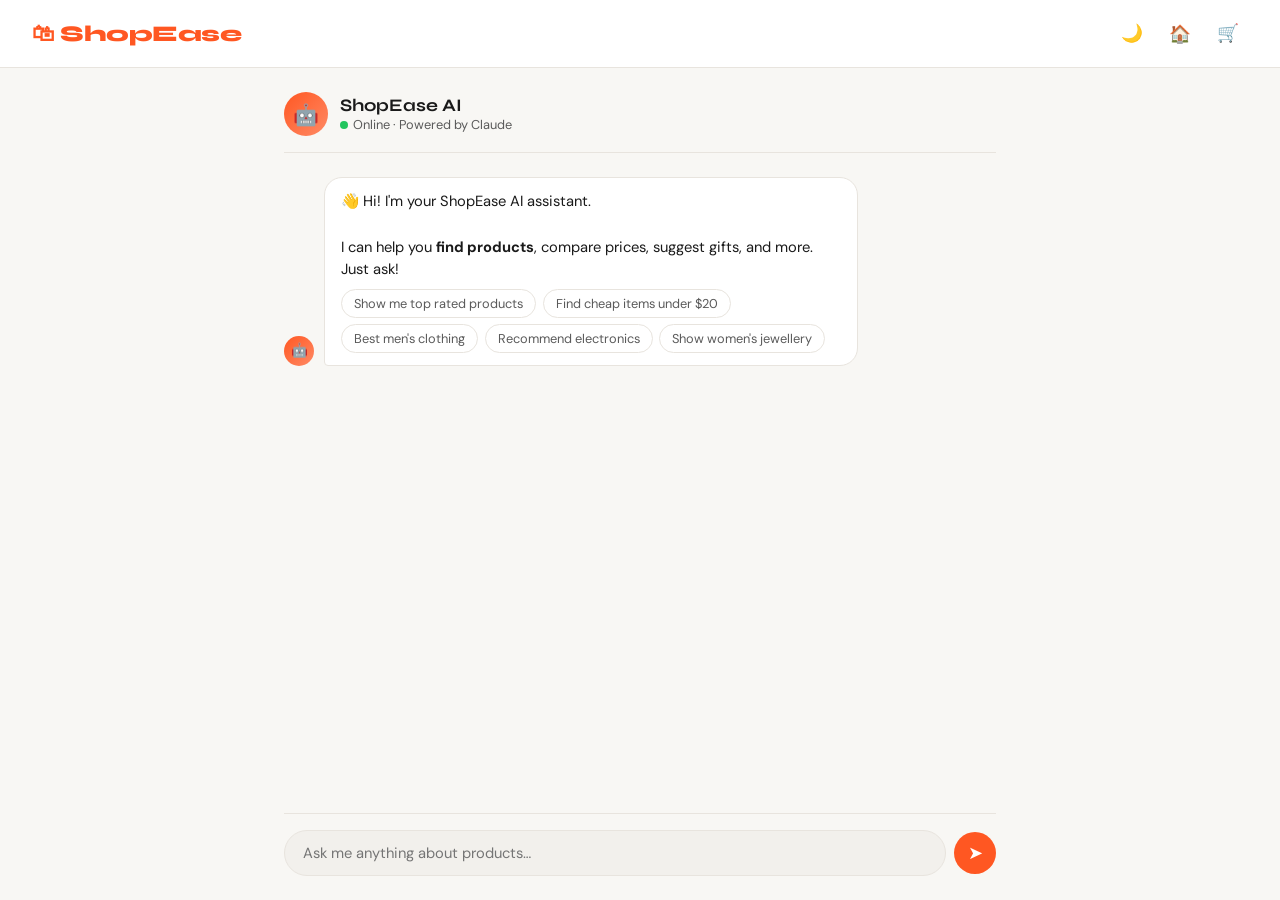
<file: chatbot.html>
<!DOCTYPE html>
<html lang="en">
<head>
  <meta charset="UTF-8">
  <meta name="viewport" content="width=device-width, initial-scale=1.0">
  <title>AI Assistant — ShopEase</title>
  <link rel="stylesheet" href="style.css">
  <style>
    .chat-page {
      max-width: 760px;
      margin: 0 auto;
      padding: 1.5rem;
      display: flex;
      flex-direction: column;
      height: calc(100vh - var(--nav-h));
    }

    .chat-header {
      display: flex;
      align-items: center;
      gap: .75rem;
      padding-bottom: 1rem;
      border-bottom: 1px solid var(--border);
      margin-bottom: 1rem;
    }

    .bot-avatar {
      width: 44px; height: 44px;
      border-radius: 50%;
      background: linear-gradient(135deg, var(--accent), #ff8a65);
      display: flex; align-items: center; justify-content: center;
      font-size: 1.3rem;
      flex-shrink: 0;
    }

    .bot-info h2 {
      font-family: var(--font-head);
      font-size: 1.1rem;
      font-weight: 700;
    }

    .bot-info p {
      font-size: .8rem;
      color: var(--text-2);
      margin: 0;
    }

    .online-dot {
      width: 8px; height: 8px;
      border-radius: 50%;
      background: #22c55e;
      display: inline-block;
      margin-right: .3rem;
      animation: pulse-dot 2s infinite;
    }

    @keyframes pulse-dot {
      0%, 100% { opacity: 1; }
      50% { opacity: .4; }
    }

    .messages {
      flex: 1;
      overflow-y: auto;
      display: flex;
      flex-direction: column;
      gap: .85rem;
      padding: .5rem 0;
      scroll-behavior: smooth;
    }

    .messages::-webkit-scrollbar { width: 4px; }
    .messages::-webkit-scrollbar-thumb { background: var(--border); border-radius: 4px; }

    .msg {
      display: flex;
      gap: .65rem;
      align-items: flex-end;
      animation: msgIn .25s ease;
    }

    @keyframes msgIn {
      from { opacity: 0; transform: translateY(10px); }
      to { opacity: 1; transform: none; }
    }

    .msg.user { flex-direction: row-reverse; }

    .msg-avatar {
      width: 30px; height: 30px;
      border-radius: 50%;
      display: flex; align-items: center; justify-content: center;
      font-size: .85rem;
      flex-shrink: 0;
    }

    .msg.bot .msg-avatar { background: linear-gradient(135deg, var(--accent), #ff8a65); }
    .msg.user .msg-avatar { background: var(--surface-2); border: 1.5px solid var(--border); }

    .msg-bubble {
      max-width: 75%;
      padding: .75rem 1rem;
      border-radius: 18px;
      font-size: .92rem;
      line-height: 1.55;
    }

    .msg.bot .msg-bubble {
      background: var(--surface);
      border: 1px solid var(--border);
      border-bottom-left-radius: 4px;
      color: var(--text);
    }

    .msg.user .msg-bubble {
      background: var(--accent);
      color: #fff;
      border-bottom-right-radius: 4px;
    }

    /* Product cards inside chat */
    .chat-products {
      display: grid;
      grid-template-columns: repeat(auto-fill, minmax(140px, 1fr));
      gap: .65rem;
      margin-top: .5rem;
    }

    .chat-product-card {
      background: var(--surface-2);
      border: 1px solid var(--border);
      border-radius: 10px;
      padding: .65rem;
      cursor: pointer;
      transition: border-color .2s, transform .15s;
      text-align: center;
    }

    .chat-product-card:hover { border-color: var(--accent); transform: translateY(-2px); }

    .chat-product-card img {
      width: 60px; height: 60px;
      object-fit: contain;
      display: block;
      margin: 0 auto .4rem;
    }

    .chat-product-card .cp-title {
      font-size: .75rem;
      color: var(--text);
      line-height: 1.3;
      display: -webkit-box;
      -webkit-line-clamp: 2;
      -webkit-box-orient: vertical;
      overflow: hidden;
    }

    .chat-product-card .cp-price {
      font-weight: 700;
      font-size: .82rem;
      color: var(--accent);
      margin-top: .25rem;
    }

    .chat-product-card .cp-add {
      margin-top: .35rem;
      padding: .2rem .5rem;
      border-radius: 20px;
      border: none;
      background: var(--accent);
      color: #fff;
      font-size: .72rem;
      font-weight: 600;
      cursor: pointer;
      width: 100%;
    }

    /* Typing indicator */
    .typing-indicator {
      display: flex;
      gap: 4px;
      align-items: center;
      padding: .75rem 1rem;
    }

    .typing-indicator span {
      width: 8px; height: 8px;
      border-radius: 50%;
      background: var(--text-3);
      animation: bounce 1.2s infinite;
    }

    .typing-indicator span:nth-child(2) { animation-delay: .2s; }
    .typing-indicator span:nth-child(3) { animation-delay: .4s; }

    @keyframes bounce {
      0%, 60%, 100% { transform: none; }
      30% { transform: translateY(-6px); }
    }

    /* Quick chips */
    .quick-chips {
      display: flex;
      flex-wrap: wrap;
      gap: .4rem;
      margin-top: .5rem;
    }

    .quick-chip {
      padding: .3rem .75rem;
      border-radius: 50px;
      border: 1.5px solid var(--border);
      background: transparent;
      color: var(--text-2);
      font-size: .8rem;
      cursor: pointer;
      transition: all .2s;
      font-family: var(--font-body);
    }

    .quick-chip:hover { border-color: var(--accent); color: var(--accent); background: var(--accent-light); }

    /* Input area */
    .chat-input-area {
      padding-top: 1rem;
      border-top: 1px solid var(--border);
    }

    .chat-input-row {
      display: flex;
      gap: .5rem;
      align-items: center;
    }

    .chat-input {
      flex: 1;
      padding: .75rem 1.1rem;
      border-radius: 50px;
      border: 1.5px solid var(--border);
      background: var(--surface-2);
      color: var(--text);
      font-family: var(--font-body);
      font-size: .92rem;
      outline: none;
      transition: border-color .2s;
    }

    .chat-input:focus { border-color: var(--accent); background: var(--surface); }

    .send-btn {
      width: 42px; height: 42px;
      border-radius: 50%;
      border: none;
      background: var(--accent);
      color: #fff;
      font-size: 1.1rem;
      cursor: pointer;
      display: flex; align-items: center; justify-content: center;
      transition: background .2s, transform .12s;
      flex-shrink: 0;
    }

    .send-btn:hover { background: var(--accent-hover); }
    .send-btn:active { transform: scale(.92); }
    .send-btn:disabled { background: var(--border); cursor: not-allowed; }
  </style>
</head>
<body>

<nav class="navbar">
  <a class="navbar-brand" href="home.html">🛍 ShopEase</a>
  <div class="nav-actions">
    <button class="theme-toggle" id="theme-toggle">🌙</button>
    <a href="home.html" class="nav-btn" title="Shop">🏠</a>
    <button class="nav-btn" onclick="window.location='home.html'" title="Cart">
      🛒 <span class="badge-count cart-badge"></span>
    </button>
  </div>
</nav>

<div class="chat-page">

  <!-- Header -->
  <div class="chat-header">
    <div class="bot-avatar">🤖</div>
    <div class="bot-info">
      <h2>ShopEase AI</h2>
      <p><span class="online-dot"></span>Online · Powered by Claude</p>
    </div>
  </div>

  <!-- Messages -->
  <div class="messages" id="messages"></div>

  <!-- Input -->
  <div class="chat-input-area">
    <div class="chat-input-row">
      <input class="chat-input" id="chat-input" placeholder="Ask me anything about products…" autocomplete="off">
      <button class="send-btn" id="send-btn" onclick="sendMessage()">➤</button>
    </div>
  </div>

</div>

<div id="toast-container"></div>
<script src="App.js"></script>
<script>
  let allProducts = [];
  let chatHistory = [];
  let isLoading = false;

  const QUICK_PROMPTS = [
    "Show me top rated products",
    "Find cheap items under $20",
    "Best men's clothing",
    "Recommend electronics",
    "Show women's jewellery",
  ];

  /* ── Load products ──────────────────────────── */
  async function init() {
    try {
      allProducts = await SE.fetchProducts();
    } catch(e) {
      console.warn('Could not load products:', e);
    }
    showWelcome();
  }

  /* ── Welcome message ────────────────────────── */
  function showWelcome() {
    const chips = QUICK_PROMPTS.map(q =>
      `<button class="quick-chip" onclick="sendQuick('${q}')">${q}</button>`
    ).join('');

    addBotMessage(`👋 Hi! I'm your ShopEase AI assistant.<br><br>
I can help you <strong>find products</strong>, compare prices, suggest gifts, and more. Just ask!
<div class="quick-chips">${chips}</div>`);
  }

  /* ── Add messages ───────────────────────────── */
  function addUserMessage(text) {
    const msgs = document.getElementById('messages');
    const el = document.createElement('div');
    el.className = 'msg user';
    el.innerHTML = `
      <div class="msg-avatar">👤</div>
      <div class="msg-bubble">${text}</div>`;
    msgs.appendChild(el);
    scrollBottom();
  }

  function addBotMessage(html, products = []) {
    const msgs = document.getElementById('messages');
    const el = document.createElement('div');
    el.className = 'msg bot';

    let productHTML = '';
    if (products.length) {
      productHTML = `<div class="chat-products">${products.slice(0, 6).map(p => `
        <div class="chat-product-card" onclick="openProductPage(${p.id})">
          <img src="${p.image}" alt="${p.title}" loading="lazy">
          <div class="cp-title">${p.title}</div>
          <div class="cp-price">$${p.price.toFixed(2)}</div>
          <button class="cp-add" onclick="event.stopPropagation(); SE.cartAdd(${JSON.stringify(p).replace(/"/g,'&quot;')})">+ Cart</button>
        </div>`).join('')}</div>`;
    }

    el.innerHTML = `
      <div class="msg-avatar">🤖</div>
      <div class="msg-bubble">${html}${productHTML}</div>`;
    msgs.appendChild(el);
    scrollBottom();
  }

  function showTyping() {
    const msgs = document.getElementById('messages');
    const el = document.createElement('div');
    el.className = 'msg bot';
    el.id = 'typing';
    el.innerHTML = `
      <div class="msg-avatar">🤖</div>
      <div class="msg-bubble">
        <div class="typing-indicator"><span></span><span></span><span></span></div>
      </div>`;
    msgs.appendChild(el);
    scrollBottom();
  }

  function removeTyping() {
    document.getElementById('typing')?.remove();
  }

  function scrollBottom() {
    const msgs = document.getElementById('messages');
    setTimeout(() => msgs.scrollTop = msgs.scrollHeight, 50);
  }

  /* ── Send ───────────────────────────────────── */
  async function sendMessage() {
    const input = document.getElementById('chat-input');
    const text = input.value.trim();
    if (!text || isLoading) return;
    input.value = '';
    await processMessage(text);
  }

  async function sendQuick(text) {
    if (isLoading) return;
    await processMessage(text);
  }

  async function processMessage(text) {
    isLoading = true;
    document.getElementById('send-btn').disabled = true;

    addUserMessage(text);
    chatHistory.push({ role: 'user', content: text });

    showTyping();

    // Find locally matching products for context
    const matched = findProducts(text);

    // Build system prompt with product catalogue summary
    const productSummary = allProducts.slice(0, 20).map(p =>
      `ID:${p.id} | ${p.title} | $${p.price} | ${p.category} | Rating:${p.rating.rate}`
    ).join('\n');

    const systemPrompt = `You are ShopEase AI, a friendly and helpful shopping assistant for an online clothing and electronics store.

You help users find products, compare options, suggest gifts, and answer shopping questions.

Here is the product catalogue (20 items from Fake Store API):
${productSummary}

When a user asks for products, respond with a helpful message AND output a JSON block at the END of your response in this exact format:
<products>[1,2,3]</products>
where the numbers are product IDs from the catalogue above that match what they want.

Keep responses concise, friendly, and focused on shopping. Use emojis sparingly. If they ask something unrelated to shopping, gently redirect them.`;

    try {
      const response = await fetch('https://api.anthropic.com/v1/messages', {
        method: 'POST',
        headers: { 'Content-Type': 'application/json' },
        body: JSON.stringify({
          model: 'claude-sonnet-4-20250514',
          max_tokens: 1000,
          system: systemPrompt,
          messages: chatHistory
        })
      });

      const data = await response.json();
      const rawText = data.content?.[0]?.text || "Sorry, I couldn't process that. Please try again!";

      // Extract product IDs from response
      const productMatch = rawText.match(/<products>\[([^\]]*)\]<\/products>/);
      let suggestedProducts = [];
      if (productMatch) {
        const ids = productMatch[1].split(',').map(s => parseInt(s.trim())).filter(Boolean);
        suggestedProducts = ids.map(id => allProducts.find(p => p.id === id)).filter(Boolean);
      }

      // Clean the display text
      const cleanText = rawText.replace(/<products>[\s\S]*?<\/products>/g, '').trim();

      removeTyping();
      chatHistory.push({ role: 'assistant', content: rawText });
      addBotMessage(cleanText.replace(/\n/g, '<br>'), suggestedProducts);

    } catch (err) {
      removeTyping();
      // Fallback: use local product matching
      const fallbackProducts = findProducts(text).slice(0, 4);
      const fallbackMsg = fallbackProducts.length
        ? `Here are some products that might match what you're looking for! 🛍`
        : `I'm having trouble connecting to AI right now. Try using the search bar on the <a href="home.html" style="color:var(--accent)">home page</a>!`;
      addBotMessage(fallbackMsg, fallbackProducts);
    }

    isLoading = false;
    document.getElementById('send-btn').disabled = false;
    document.getElementById('chat-input').focus();
  }

  /* ── Local fuzzy product finder ─────────────── */
  function findProducts(query) {
    const q = query.toLowerCase();
    const keywords = q.split(/\s+/);
    return allProducts.filter(p => {
      const text = `${p.title} ${p.category} ${p.description}`.toLowerCase();
      return keywords.some(k => k.length > 2 && text.includes(k));
    }).sort((a, b) => b.rating.rate - a.rating.rate);
  }

  function openProductPage(id) {
    localStorage.setItem('se_open_product', id);
    window.location.href = 'home.html';
  }

  /* ── Enter key ──────────────────────────────── */
  document.getElementById('chat-input').addEventListener('keydown', e => {
    if (e.key === 'Enter') sendMessage();
  });

  init();
</script>
</body>
</html>
</file>
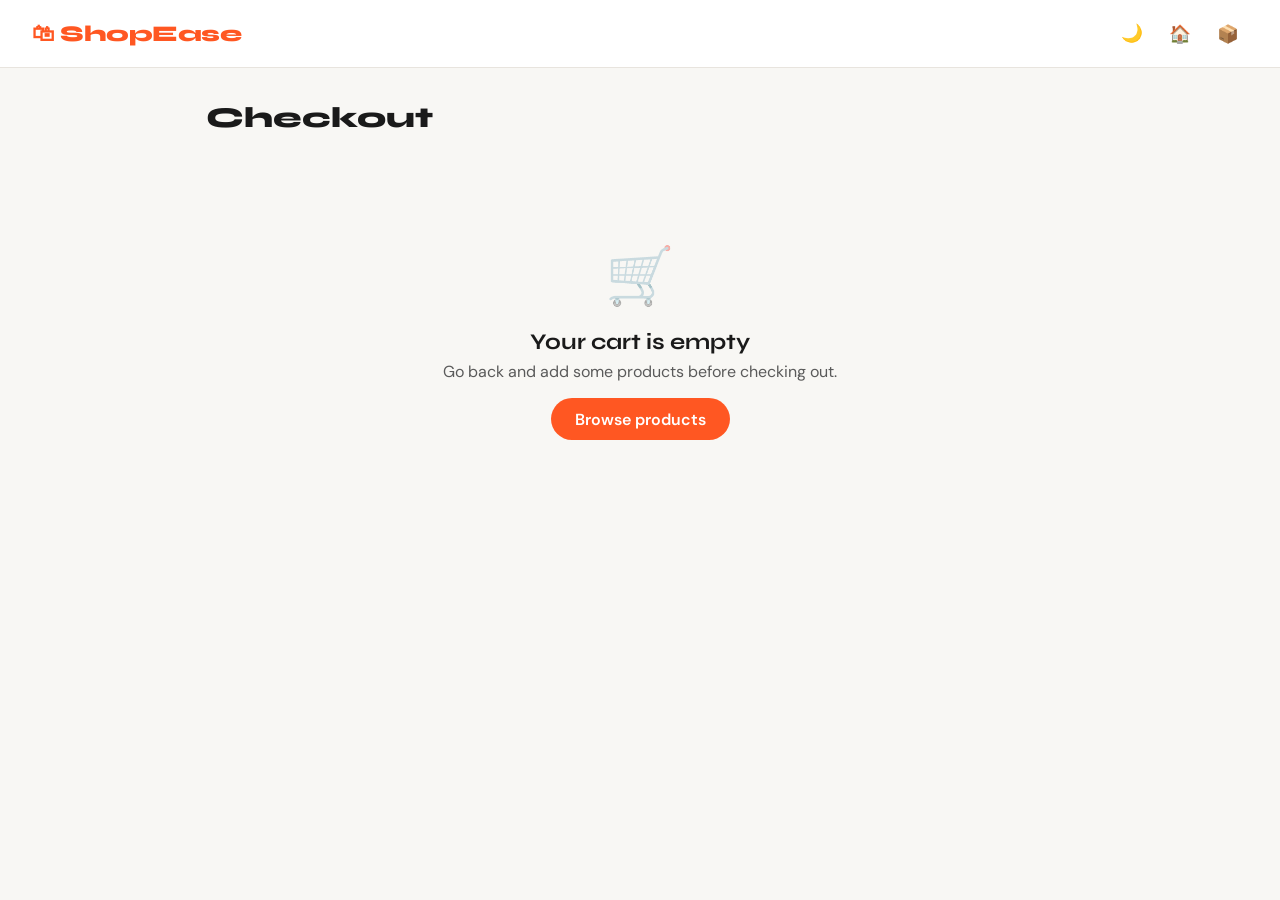
<file: checkout.html>
<!DOCTYPE html>
<html lang="en">
<head>
  <meta charset="UTF-8">
  <meta name="viewport" content="width=device-width, initial-scale=1.0">
  <title>Checkout — ShopEase</title>
  <link rel="stylesheet" href="style.css">
</head>
<body>

<nav class="navbar">
  <a class="navbar-brand" href="home.html">🛍 ShopEase</a>
  <div class="nav-actions">
    <button class="theme-toggle" id="theme-toggle">🌙</button>
    <a href="home.html" class="nav-btn" title="Back to shop">🏠</a>
    <a href="orders.html" class="nav-btn" title="Orders">📦</a>
  </div>
</nav>

<div style="max-width:900px; margin: 2rem auto; padding: 0 1rem;">
  <h1 style="font-family:var(--font-head); font-size:1.8rem; font-weight:800; margin-bottom:1.5rem;">Checkout</h1>

  <div class="checkout-page" id="checkout-content">

    <!-- LEFT: Forms -->
    <div>
      <div class="form-section">
        <h3>📍 Delivery address</h3>
        <div class="form-row">
          <div class="form-group">
            <label>First name</label>
            <input type="text" id="fname" placeholder="Prasanth" required>
          </div>
          <div class="form-group">
            <label>Last name</label>
            <input type="text" id="lname" placeholder="Velithoti" required>
          </div>
        </div>
        <div class="form-group">
          <label>Email</label>
          <input type="email" id="email" placeholder="you@example.com" required>
        </div>
        <div class="form-group">
          <label>Phone</label>
          <input type="tel" id="phone" placeholder="+91 98765 43210">
        </div>
        <div class="form-group">
          <label>Address</label>
          <input type="text" id="address" placeholder="House / Flat / Street">
        </div>
        <div class="form-row">
          <div class="form-group">
            <label>City</label>
            <input type="text" id="city" placeholder="Bengaluru">
          </div>
          <div class="form-group">
            <label>PIN code</label>
            <input type="text" id="pin" placeholder="560001">
          </div>
        </div>
        <div class="form-group">
          <label>State</label>
          <select id="state">
            <option>Karnataka</option>
            <option>Tamil Nadu</option>
            <option>Maharashtra</option>
            <option>Telangana</option>
            <option>Delhi</option>
            <option>Other</option>
          </select>
        </div>
      </div>

      <div class="form-section">
        <h3>💳 Payment</h3>
        <div class="form-group">
          <label>Payment method</label>
          <select id="payment">
            <option value="upi">UPI</option>
            <option value="card">Credit / Debit card</option>
            <option value="cod">Cash on delivery</option>
            <option value="netbanking">Net banking</option>
          </select>
        </div>
        <div id="card-fields" style="display:none">
          <div class="form-group">
            <label>Card number</label>
            <input type="text" id="card-num" placeholder="1234 5678 9012 3456" maxlength="19">
          </div>
          <div class="form-row">
            <div class="form-group">
              <label>Expiry</label>
              <input type="text" id="expiry" placeholder="MM / YY" maxlength="7">
            </div>
            <div class="form-group">
              <label>CVV</label>
              <input type="password" id="cvv" placeholder="•••" maxlength="3">
            </div>
          </div>
        </div>
      </div>
    </div>

    <!-- RIGHT: Order summary -->
    <div>
      <div class="order-summary-box">
        <h3>Order summary</h3>
        <div id="summary-items"></div>
        <hr style="border-color:var(--border); margin:.75rem 0">
        <div class="summary-row"><span>Subtotal</span><span id="s-subtotal">—</span></div>
        <div class="summary-row"><span>Shipping</span><span style="color:#22c55e">Free</span></div>
        <div class="summary-row"><span>Tax (5%)</span><span id="s-tax">—</span></div>
        <div class="summary-row total"><span>Total</span><span id="s-total">—</span></div>
        <button class="btn-primary" style="margin-top:1.25rem" onclick="placeOrder()">Place order →</button>
      </div>
    </div>

  </div>

  <!-- Empty cart message -->
  <div id="empty-checkout" class="empty-state" style="display:none">
    <div class="icon">🛒</div>
    <h3>Your cart is empty</h3>
    <p>Go back and add some products before checking out.</p>
    <a href="home.html" style="display:inline-block; margin-top:1rem; padding:.65rem 1.5rem; background:var(--accent); color:#fff; border-radius:50px; font-weight:600;">Browse products</a>
  </div>
</div>

<!-- Success modal -->
<div class="modal-overlay" id="success-modal">
  <div class="modal-box" style="grid-template-columns:1fr; max-width:440px; padding:2.5rem; text-align:center; border-radius:var(--radius);">
    <div style="font-size:3.5rem; margin-bottom:1rem;">🎉</div>
    <h2 style="font-family:var(--font-head); font-size:1.6rem; font-weight:800; margin-bottom:.5rem;">Order placed!</h2>
    <p style="color:var(--text-2); margin-bottom:.5rem;" id="success-id"></p>
    <p style="color:var(--text-2); font-size:.9rem; margin-bottom:1.5rem;">We'll send a confirmation soon. You can track your order in Orders.</p>
    <a href="orders.html" class="btn-primary" style="display:block; text-align:center; text-decoration:none; padding:.85rem; border-radius:50px; margin-bottom:.5rem;">View orders →</a>
    <a href="home.html" class="btn-outline" style="display:block; text-align:center; text-decoration:none; padding:.75rem; border-radius:50px; border:1.5px solid var(--border); margin-top:.5rem;">Continue shopping</a>
  </div>
</div>

<div id="toast-container"></div>
<script src="App.js"></script>
<script>
  const cart = SE.state.cart;

  function renderSummary() {
    if (!cart.length) {
      document.getElementById('checkout-content').style.display = 'none';
      document.getElementById('empty-checkout').style.display = 'block';
      return;
    }
    const items = document.getElementById('summary-items');
    items.innerHTML = cart.map(i => `
      <div class="summary-row" style="align-items:center; gap:.5rem">
        <img src="${i.image}" style="width:36px;height:36px;object-fit:contain;background:var(--surface-2);border-radius:6px;padding:.2rem;flex-shrink:0">
        <span style="flex:1;font-size:.85rem;">${i.title.slice(0,30)}… ×${i.qty}</span>
        <span>$${(i.price * i.qty).toFixed(2)}</span>
      </div>
    `).join('');
    const sub = parseFloat(SE.cartTotal());
    const tax = (sub * 0.05).toFixed(2);
    const total = (sub + parseFloat(tax)).toFixed(2);
    document.getElementById('s-subtotal').textContent = '$' + sub.toFixed(2);
    document.getElementById('s-tax').textContent = '$' + tax;
    document.getElementById('s-total').textContent = '$' + total;
  }

  document.getElementById('payment').addEventListener('change', function() {
    document.getElementById('card-fields').style.display = this.value === 'card' ? 'block' : 'none';
  });

  function placeOrder() {
    const fname = document.getElementById('fname').value.trim();
    const email = document.getElementById('email').value.trim();
    const address = document.getElementById('address').value.trim();
    if (!fname || !email || !address) {
      SE.toast('Please fill in your delivery details', 'error');
      return;
    }
    const order = SE.placeOrder();
    if (!order) { SE.toast('Cart is empty!', 'error'); return; }
    document.getElementById('success-id').textContent = 'Order ID: ' + order.id;
    document.getElementById('success-modal').classList.add('open');
  }

  renderSummary();
</script>
</body>
</html>
</file>
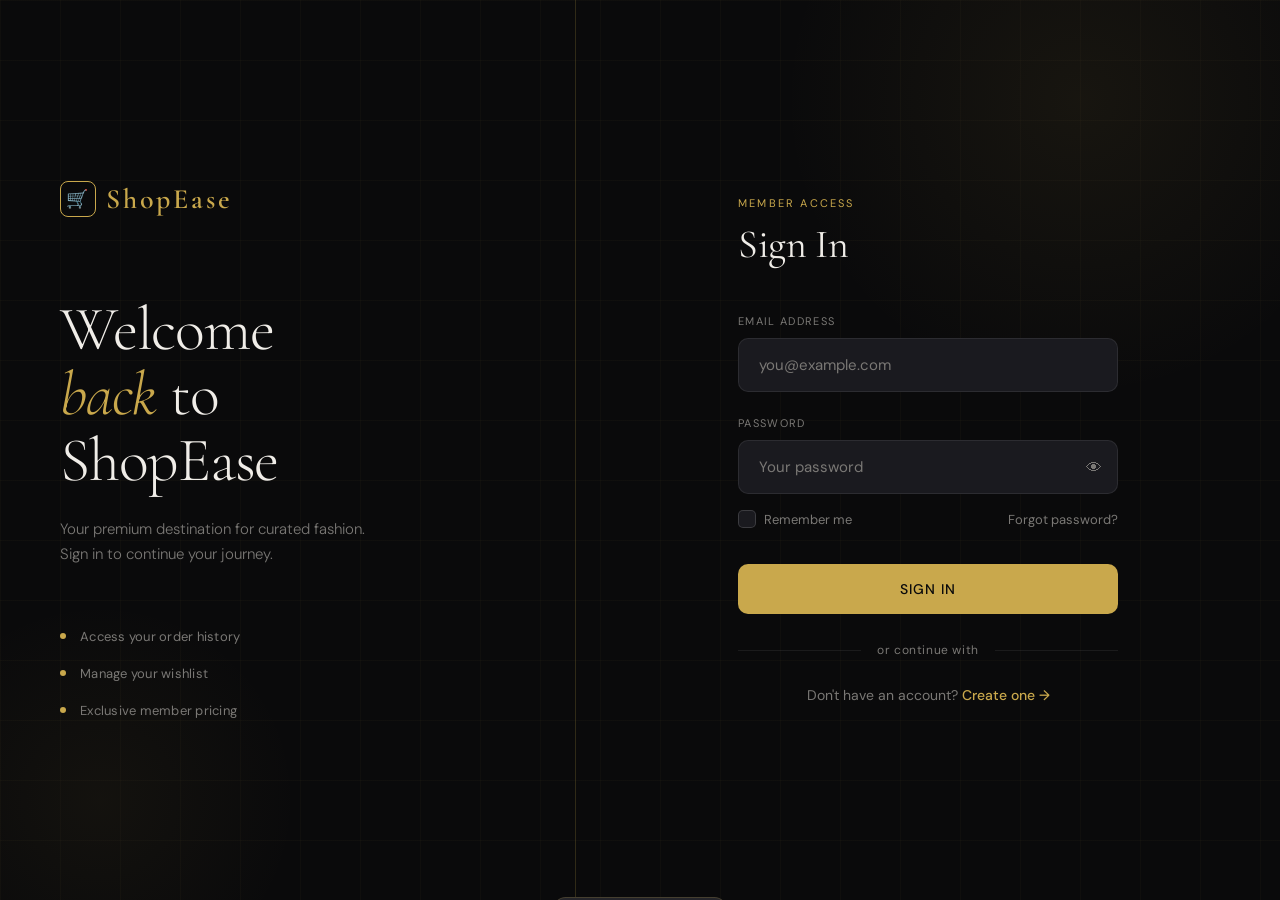
<file: login.html>
<!DOCTYPE html>
<html lang="en">
<head>
<meta charset="UTF-8">
<meta name="viewport" content="width=device-width, initial-scale=1.0">
<title>ShopEase — Login</title>
<link href="https://fonts.googleapis.com/css2?family=Cormorant+Garamond:wght@300;400;600&family=DM+Sans:wght@300;400;500&display=swap" rel="stylesheet">
<style>
  *, *::before, *::after { box-sizing: border-box; margin: 0; padding: 0; }

  :root {
    --gold: #C9A84C;
    --gold-light: #E8C96A;
    --gold-dim: rgba(201,168,76,0.15);
    --dark: #0A0A0B;
    --dark-2: #111114;
    --dark-3: #1A1A1F;
    --dark-4: #242429;
    --text: #F0EDE8;
    --text-muted: #7A7875;
    --border: rgba(201,168,76,0.2);
    --error: #E05555;
  }

  html, body {
    height: 100%;
    background: var(--dark);
    color: var(--text);
    font-family: 'DM Sans', sans-serif;
    overflow: hidden;
  }

  /* Animated background */
  .bg {
    position: fixed; inset: 0; z-index: 0;
    background: var(--dark);
    overflow: hidden;
  }
  .bg::before {
    content: '';
    position: absolute;
    width: 600px; height: 600px;
    border-radius: 50%;
    background: radial-gradient(circle, rgba(201,168,76,0.07) 0%, transparent 70%);
    top: -200px; right: -100px;
    animation: drift1 12s ease-in-out infinite alternate;
  }
  .bg::after {
    content: '';
    position: absolute;
    width: 400px; height: 400px;
    border-radius: 50%;
    background: radial-gradient(circle, rgba(201,168,76,0.05) 0%, transparent 70%);
    bottom: -100px; left: -100px;
    animation: drift2 10s ease-in-out infinite alternate;
  }
  @keyframes drift1 { from { transform: translate(0,0) scale(1); } to { transform: translate(40px, 60px) scale(1.1); } }
  @keyframes drift2 { from { transform: translate(0,0) scale(1); } to { transform: translate(-30px, -50px) scale(1.15); } }

  /* Grid lines */
  .grid-lines {
    position: fixed; inset: 0; z-index: 0;
    background-image:
      linear-gradient(rgba(201,168,76,0.03) 1px, transparent 1px),
      linear-gradient(90deg, rgba(201,168,76,0.03) 1px, transparent 1px);
    background-size: 60px 60px;
  }

  .page {
    position: relative; z-index: 1;
    display: flex;
    height: 100vh;
    align-items: stretch;
  }

  /* Left panel */
  .left-panel {
    width: 45%;
    display: flex;
    flex-direction: column;
    justify-content: center;
    padding: 60px;
    position: relative;
    border-right: 1px solid var(--border);
    opacity: 0;
    transform: translateX(-40px);
    animation: slideIn 0.9s cubic-bezier(0.22,1,0.36,1) 0.2s forwards;
  }

  .brand {
    font-family: 'Cormorant Garamond', serif;
    font-size: 28px;
    font-weight: 600;
    letter-spacing: 0.1em;
    color: var(--gold);
    text-decoration: none;
    display: flex; align-items: center; gap: 10px;
    margin-bottom: 80px;
  }
  .brand-icon {
    width: 36px; height: 36px;
    border: 1.5px solid var(--gold);
    border-radius: 8px;
    display: flex; align-items: center; justify-content: center;
    font-size: 18px;
  }

  .hero-text h1 {
    font-family: 'Cormorant Garamond', serif;
    font-size: 62px;
    font-weight: 300;
    line-height: 1.05;
    letter-spacing: -0.02em;
    margin-bottom: 24px;
  }
  .hero-text h1 em {
    font-style: italic;
    color: var(--gold);
  }
  .hero-text p {
    font-size: 15px;
    color: var(--text-muted);
    line-height: 1.7;
    max-width: 320px;
    font-weight: 300;
  }

  .features {
    margin-top: 60px;
    display: flex;
    flex-direction: column;
    gap: 20px;
  }
  .feature {
    display: flex;
    align-items: center;
    gap: 14px;
    opacity: 0;
    animation: fadeUp 0.6s ease forwards;
  }
  .feature:nth-child(1) { animation-delay: 0.8s; }
  .feature:nth-child(2) { animation-delay: 1.0s; }
  .feature:nth-child(3) { animation-delay: 1.2s; }

  .feature-dot {
    width: 6px; height: 6px;
    border-radius: 50%;
    background: var(--gold);
    flex-shrink: 0;
  }
  .feature span {
    font-size: 13px;
    color: var(--text-muted);
    letter-spacing: 0.02em;
  }

  /* Right panel — form */
  .right-panel {
    flex: 1;
    display: flex;
    align-items: center;
    justify-content: center;
    padding: 60px 80px;
    opacity: 0;
    animation: slideIn2 0.9s cubic-bezier(0.22,1,0.36,1) 0.4s forwards;
  }

  @keyframes slideIn { to { opacity: 1; transform: translateX(0); } }
  @keyframes slideIn2 { from { opacity: 0; transform: translateX(40px); } to { opacity: 1; transform: translateX(0); } }
  @keyframes fadeUp { from { opacity: 0; transform: translateY(10px); } to { opacity: 1; transform: translateY(0); } }

  .form-container {
    width: 100%;
    max-width: 380px;
  }

  .form-header {
    margin-bottom: 48px;
  }
  .form-header .eyebrow {
    font-size: 11px;
    letter-spacing: 0.2em;
    text-transform: uppercase;
    color: var(--gold);
    margin-bottom: 12px;
    display: block;
  }
  .form-header h2 {
    font-family: 'Cormorant Garamond', serif;
    font-size: 40px;
    font-weight: 400;
    letter-spacing: -0.01em;
    line-height: 1.1;
  }

  .input-group {
    position: relative;
    margin-bottom: 24px;
  }

  .input-group label {
    display: block;
    font-size: 11px;
    letter-spacing: 0.12em;
    text-transform: uppercase;
    color: var(--text-muted);
    margin-bottom: 10px;
    transition: color 0.3s;
  }

  .input-group:focus-within label {
    color: var(--gold);
  }

  .input-wrap {
    position: relative;
  }

  .input-wrap input {
    width: 100%;
    background: var(--dark-3);
    border: 1px solid rgba(255,255,255,0.08);
    border-radius: 10px;
    padding: 16px 20px;
    font-family: 'DM Sans', sans-serif;
    font-size: 15px;
    color: var(--text);
    outline: none;
    transition: border-color 0.3s, box-shadow 0.3s, background 0.3s;
  }
  .input-wrap input:focus {
    border-color: var(--gold);
    background: var(--dark-4);
    box-shadow: 0 0 0 3px var(--gold-dim);
  }
  .input-wrap input::placeholder { color: var(--text-muted); }

  .input-icon {
    position: absolute;
    right: 16px;
    top: 50%;
    transform: translateY(-50%);
    color: var(--text-muted);
    cursor: pointer;
    font-size: 16px;
    transition: color 0.2s;
    user-select: none;
  }
  .input-icon:hover { color: var(--gold); }

  .input-line {
    position: absolute;
    bottom: 0; left: 0;
    height: 2px;
    width: 0;
    background: linear-gradient(90deg, var(--gold), var(--gold-light));
    border-radius: 0 0 10px 10px;
    transition: width 0.4s cubic-bezier(0.22,1,0.36,1);
    pointer-events: none;
  }
  .input-wrap:focus-within .input-line { width: 100%; }

  .form-options {
    display: flex;
    justify-content: space-between;
    align-items: center;
    margin-bottom: 36px;
    margin-top: -8px;
  }

  .remember {
    display: flex;
    align-items: center;
    gap: 8px;
    cursor: pointer;
  }
  .remember input[type="checkbox"] { display: none; }
  .check-box {
    width: 18px; height: 18px;
    border: 1.5px solid rgba(255,255,255,0.15);
    border-radius: 5px;
    display: flex; align-items: center; justify-content: center;
    transition: all 0.25s;
    background: var(--dark-3);
  }
  .remember input:checked + .check-box {
    background: var(--gold);
    border-color: var(--gold);
  }
  .check-mark {
    color: var(--dark);
    font-size: 11px;
    font-weight: 700;
    opacity: 0;
    transition: opacity 0.2s;
  }
  .remember input:checked + .check-box .check-mark { opacity: 1; }
  .remember span { font-size: 13px; color: var(--text-muted); }

  .forgot {
    font-size: 13px;
    color: var(--text-muted);
    text-decoration: none;
    transition: color 0.2s;
  }
  .forgot:hover { color: var(--gold); }

  .btn-primary {
    width: 100%;
    padding: 16px;
    background: var(--gold);
    border: none;
    border-radius: 10px;
    font-family: 'DM Sans', sans-serif;
    font-size: 14px;
    font-weight: 500;
    letter-spacing: 0.08em;
    text-transform: uppercase;
    color: var(--dark);
    cursor: pointer;
    position: relative;
    overflow: hidden;
    transition: transform 0.2s, box-shadow 0.3s;
  }
  .btn-primary::before {
    content: '';
    position: absolute;
    top: 0; left: -100%;
    width: 100%; height: 100%;
    background: linear-gradient(90deg, transparent, rgba(255,255,255,0.25), transparent);
    transition: left 0.5s;
  }
  .btn-primary:hover { transform: translateY(-1px); box-shadow: 0 8px 30px rgba(201,168,76,0.35); }
  .btn-primary:hover::before { left: 100%; }
  .btn-primary:active { transform: translateY(0); }

  .btn-spinner {
    display: none;
    width: 18px; height: 18px;
    border: 2px solid rgba(10,10,11,0.3);
    border-top-color: var(--dark);
    border-radius: 50%;
    animation: spin 0.7s linear infinite;
    margin: 0 auto;
  }
  @keyframes spin { to { transform: rotate(360deg); } }

  .divider {
    display: flex;
    align-items: center;
    gap: 16px;
    margin: 28px 0;
  }
  .divider::before, .divider::after {
    content: ''; flex: 1;
    height: 1px;
    background: rgba(255,255,255,0.07);
  }
  .divider span { font-size: 12px; color: var(--text-muted); letter-spacing: 0.05em; }

  .form-footer {
    text-align: center;
    font-size: 14px;
    color: var(--text-muted);
    margin-top: 28px;
  }
  .form-footer a {
    color: var(--gold);
    text-decoration: none;
    font-weight: 500;
    transition: opacity 0.2s;
  }
  .form-footer a:hover { opacity: 0.8; }

  .error-msg {
    font-size: 12px;
    color: var(--error);
    margin-top: 8px;
    display: none;
  }

  /* Toast */
  .toast {
    position: fixed;
    bottom: 32px; left: 50%;
    transform: translateX(-50%) translateY(80px);
    background: var(--dark-4);
    border: 1px solid var(--border);
    border-radius: 12px;
    padding: 14px 24px;
    font-size: 14px;
    color: var(--text);
    display: flex; align-items: center; gap: 10px;
    z-index: 999;
    transition: transform 0.4s cubic-bezier(0.22,1,0.36,1);
    white-space: nowrap;
  }
  .toast.show { transform: translateX(-50%) translateY(0); }
  .toast-icon { color: var(--gold); font-size: 16px; }

  @media (max-width: 768px) {
    .left-panel { display: none; }
    .right-panel { padding: 40px 28px; }
  }
</style>
</head>
<body>

<div class="bg"></div>
<div class="grid-lines"></div>

<div class="page">

  <!-- Left panel -->
  <div class="left-panel">
    <a href="#" class="brand">
      <div class="brand-icon">🛒</div>
      ShopEase
    </a>
    <div class="hero-text">
      <h1>Welcome<br><em>back</em> to<br>ShopEase</h1>
      <p>Your premium destination for curated fashion. Sign in to continue your journey.</p>
    </div>
    <div class="features">
      <div class="feature"><div class="feature-dot"></div><span>Access your order history</span></div>
      <div class="feature"><div class="feature-dot"></div><span>Manage your wishlist</span></div>
      <div class="feature"><div class="feature-dot"></div><span>Exclusive member pricing</span></div>
    </div>
  </div>

  <!-- Right panel -->
  <div class="right-panel">
    <div class="form-container">

      <div class="form-header">
        <span class="eyebrow">Member Access</span>
        <h2>Sign In</h2>
      </div>

      <form id="loginForm" onsubmit="handleLogin(event)" novalidate>

        <div class="input-group">
          <label>Email address</label>
          <div class="input-wrap">
            <input type="email" id="email" placeholder="you@example.com" autocomplete="email">
            <div class="input-line"></div>
          </div>
          <div class="error-msg" id="emailErr">Please enter a valid email</div>
        </div>

        <div class="input-group">
          <label>Password</label>
          <div class="input-wrap">
            <input type="password" id="password" placeholder="Your password" autocomplete="current-password" style="padding-right:48px">
            <span class="input-icon" onclick="togglePwd()" id="eyeIcon">👁</span>
            <div class="input-line"></div>
          </div>
          <div class="error-msg" id="passErr">Invalid email or password</div>
        </div>

        <div class="form-options">
          <label class="remember">
            <input type="checkbox" id="rememberMe">
            <div class="check-box"><span class="check-mark">✓</span></div>
            <span>Remember me</span>
          </label>
          <a href="#" class="forgot">Forgot password?</a>
        </div>

        <button type="submit" class="btn-primary" id="loginBtn">
          <span id="btnText">Sign In</span>
          <div class="btn-spinner" id="btnSpinner"></div>
        </button>

        <div class="divider"><span>or continue with</span></div>

        <div class="form-footer">
          Don't have an account? <a href="register.html">Create one →</a>
        </div>

      </form>
    </div>
  </div>
</div>

<div class="toast" id="toast">
  <span class="toast-icon">✦</span>
  <span id="toastMsg">Welcome back!</span>
</div>

<script>
const DEMO = { email: 'admin@gmail.com', password: '1234' };

function togglePwd() {
  const inp = document.getElementById('password');
  const icon = document.getElementById('eyeIcon');
  inp.type = inp.type === 'password' ? 'text' : 'password';
  icon.textContent = inp.type === 'password' ? '👁' : '🙈';
}

function showToast(msg) {
  const t = document.getElementById('toast');
  document.getElementById('toastMsg').textContent = msg;
  t.classList.add('show');
  setTimeout(() => t.classList.remove('show'), 3000);
}

function handleLogin(e) {
  e.preventDefault();
  const email = document.getElementById('email').value.trim();
  const password = document.getElementById('password').value.trim();
  const emailErr = document.getElementById('emailErr');
  const passErr = document.getElementById('passErr');
  const btnText = document.getElementById('btnText');
  const spinner = document.getElementById('btnSpinner');

  emailErr.style.display = 'none';
  passErr.style.display = 'none';

  if (!email || !/\S+@\S+\.\S+/.test(email)) {
    emailErr.style.display = 'block'; return;
  }

  btnText.style.display = 'none';
  spinner.style.display = 'block';

  setTimeout(() => {
    btnText.style.display = 'block';
    spinner.style.display = 'none';

    const isDemoUser = email === DEMO.email && password === DEMO.password;
    const users = JSON.parse(localStorage.getItem('shopease_users') || '[]');
    const found = users.find(u => u.email === email && u.password === password);

    if (isDemoUser || found) {
      const user = isDemoUser ? { name: 'Admin User', email: DEMO.email } : found;
      localStorage.setItem('shopease_user', JSON.stringify(user));
      localStorage.setItem('shopease_loggedin', 'true');
      showToast('Welcome back, ' + (user.name || 'friend') + '!');
      setTimeout(() => window.location.href = 'profile.html', 1200);
    } else {
      passErr.style.display = 'block';
      document.getElementById('password').style.borderColor = 'var(--error)';
    }
  }, 1200);
}
</script>
</body>
</html>
</file>
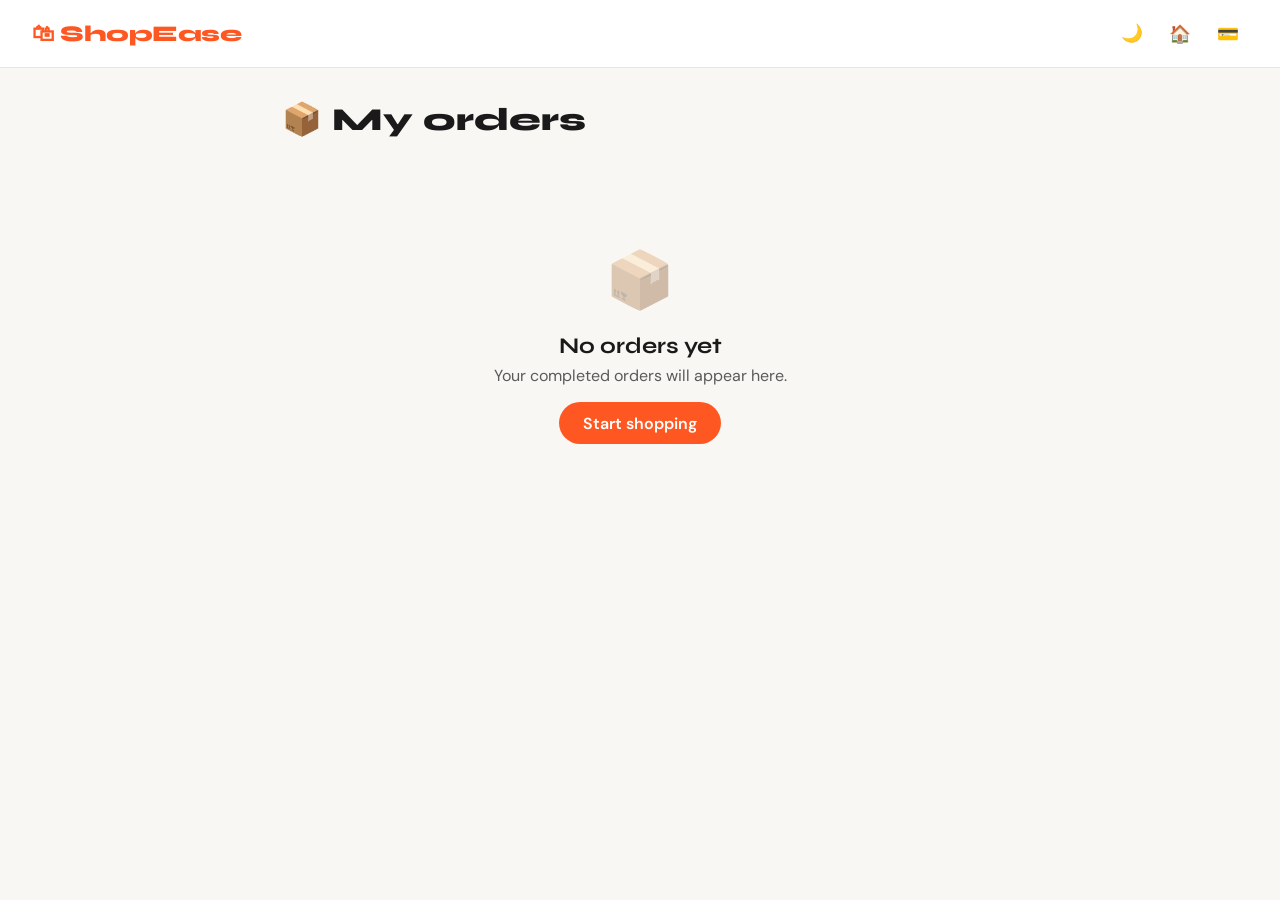
<file: orders.html>
<!DOCTYPE html>
<html lang="en">
<head>
  <meta charset="UTF-8">
  <meta name="viewport" content="width=device-width, initial-scale=1.0">
  <title>My Orders — ShopEase</title>
  <link rel="stylesheet" href="style.css">
</head>
<body>

<nav class="navbar">
  <a class="navbar-brand" href="home.html">🛍 ShopEase</a>
  <div class="nav-actions">
    <button class="theme-toggle" id="theme-toggle">🌙</button>
    <a href="home.html" class="nav-btn" title="Shop">🏠</a>
    <a href="checkout.html" class="nav-btn" title="Checkout">💳</a>
  </div>
</nav>

<div class="orders-page">
  <h1 style="font-family:var(--font-head); font-size:2rem; font-weight:800; margin-bottom:1.5rem;">📦 My orders</h1>
  <div id="orders-list"></div>
</div>

<div id="toast-container"></div>
<script src="App.js"></script>
<script>
  function render() {
    const container = document.getElementById('orders-list');
    const orders = SE.state.orders;

    if (!orders.length) {
      container.innerHTML = `
        <div class="empty-state">
          <div class="icon">📦</div>
          <h3>No orders yet</h3>
          <p>Your completed orders will appear here.</p>
          <a href="home.html" style="display:inline-block;margin-top:1rem;padding:.65rem 1.5rem;background:var(--accent);color:#fff;border-radius:50px;font-weight:600;text-decoration:none">Start shopping</a>
        </div>`;
      return;
    }

    container.innerHTML = orders.map(o => `
      <div class="order-card">
        <div class="order-header">
          <div>
            <div class="order-id">${o.id}</div>
            <div class="order-date">${o.date}</div>
          </div>
          <span class="order-status">${o.status}</span>
        </div>
        <div class="order-items">
          ${o.items.map(i => `
            <div class="order-item-row">
              <img src="${i.image}" alt="${i.title}">
              <span class="order-item-name">
                ${i.title.length > 45 ? i.title.slice(0, 45) + '…' : i.title}
                <span style="color:var(--text-3)">×${i.qty}</span>
              </span>
              <span class="order-item-price">$${(i.price * i.qty).toFixed(2)}</span>
            </div>
          `).join('')}
        </div>
        <div class="order-footer">
          <span style="color:var(--text-2);font-size:.85rem">${o.items.length} item${o.items.length !== 1 ? 's' : ''}</span>
          <span class="order-total">Total: $${o.total}</span>
        </div>
      </div>
    `).join('');
  }

  // ✅ Wait for DOMContentLoaded so app.js has fully loaded SE.state before rendering
  document.addEventListener('DOMContentLoaded', render);
</script>
</body>
</html>
</file>
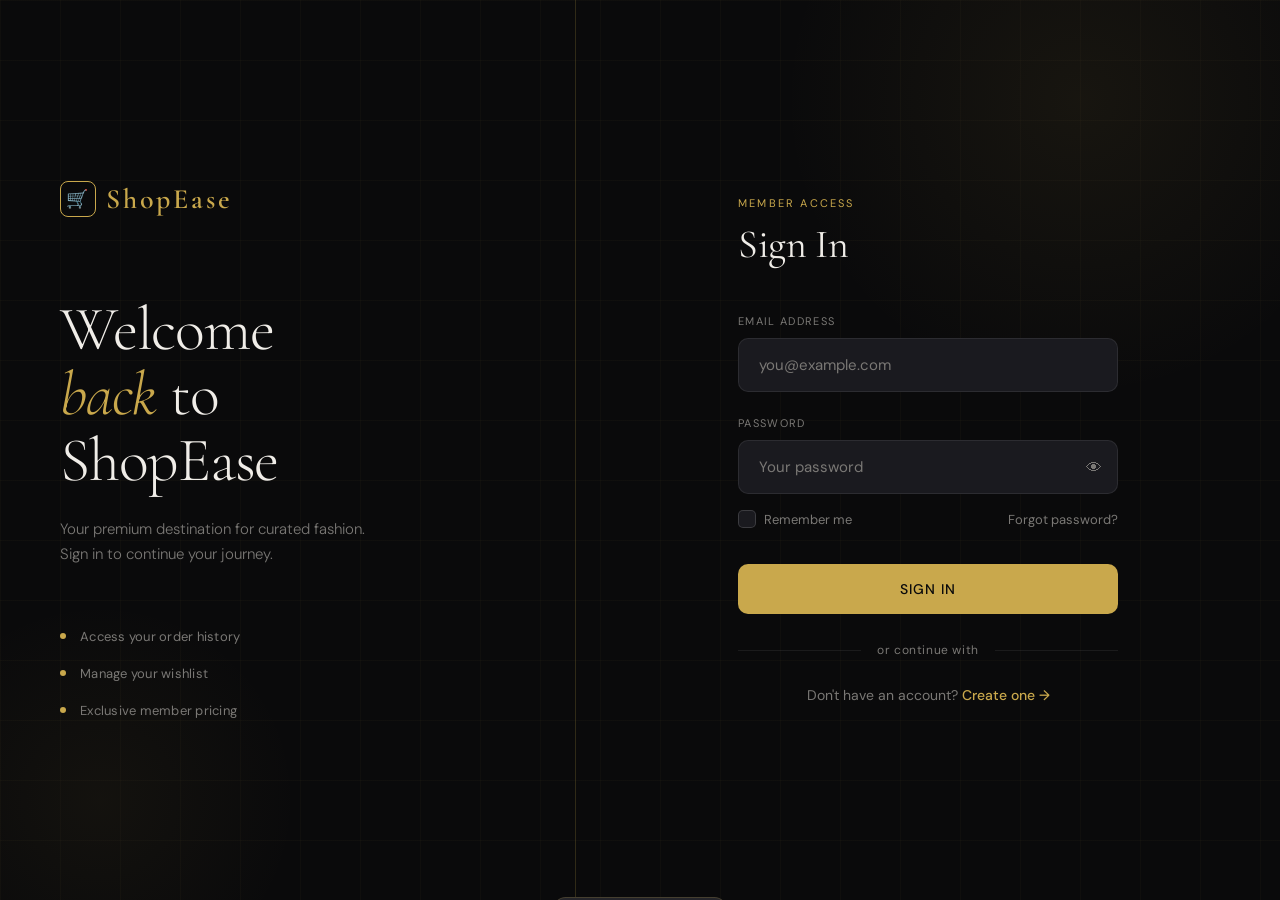
<file: profile.html>
<!DOCTYPE html>
<html lang="en">
<head>
<meta charset="UTF-8">
<meta name="viewport" content="width=device-width, initial-scale=1.0">
<title>ShopEase — My Profile</title>
<link href="https://fonts.googleapis.com/css2?family=Cormorant+Garamond:wght@300;400;600&family=DM+Sans:wght@300;400;500&display=swap" rel="stylesheet">
<style>
  *, *::before, *::after { box-sizing: border-box; margin: 0; padding: 0; }

  :root {
    --gold: #C9A84C;
    --gold-light: #E8C96A;
    --gold-dim: rgba(201,168,76,0.12);
    --dark: #0A0A0B;
    --dark-2: #111114;
    --dark-3: #1A1A1F;
    --dark-4: #242429;
    --text: #F0EDE8;
    --text-muted: #7A7875;
    --border: rgba(201,168,76,0.18);
    --border-subtle: rgba(255,255,255,0.06);
    --success: #4CAF7D;
    --error: #E05555;
  }

  html, body {
    min-height: 100%; background: var(--dark);
    color: var(--text); font-family: 'DM Sans', sans-serif;
  }

  .bg {
    position: fixed; inset: 0; z-index: 0; overflow: hidden;
    background: var(--dark);
  }
  .bg::before {
    content: ''; position: absolute;
    width: 800px; height: 800px; border-radius: 50%;
    background: radial-gradient(circle, rgba(201,168,76,0.05) 0%, transparent 65%);
    top: -400px; right: -200px;
    animation: drift1 15s ease-in-out infinite alternate;
  }
  .bg::after {
    content: ''; position: absolute;
    width: 600px; height: 600px; border-radius: 50%;
    background: radial-gradient(circle, rgba(76,175,125,0.04) 0%, transparent 65%);
    bottom: -200px; left: -100px;
    animation: drift2 12s ease-in-out infinite alternate;
  }
  @keyframes drift1 { to { transform: translate(40px, 50px) scale(1.08); } }
  @keyframes drift2 { to { transform: translate(-30px, -40px) scale(1.1); } }

  .grid-lines {
    position: fixed; inset: 0; z-index: 0;
    background-image:
      linear-gradient(rgba(201,168,76,0.025) 1px, transparent 1px),
      linear-gradient(90deg, rgba(201,168,76,0.025) 1px, transparent 1px);
    background-size: 60px 60px;
  }

  /* Navbar */
  nav {
    position: sticky; top: 0; z-index: 100;
    background: rgba(10,10,11,0.85);
    backdrop-filter: blur(20px);
    border-bottom: 1px solid var(--border-subtle);
    padding: 0 40px;
    height: 64px;
    display: flex; align-items: center; justify-content: space-between;
    opacity: 0; animation: fadeDown 0.6s ease 0.1s forwards;
  }
  @keyframes fadeDown { to { opacity: 1; } }

  .nav-brand {
    font-family: 'Cormorant Garamond', serif;
    font-size: 22px; font-weight: 600;
    letter-spacing: 0.1em; color: var(--gold);
    text-decoration: none;
    display: flex; align-items: center; gap: 10px;
  }
  .brand-icon {
    width: 32px; height: 32px;
    border: 1.5px solid var(--gold);
    border-radius: 7px;
    display: flex; align-items: center; justify-content: center;
    font-size: 15px;
  }

  .nav-actions {
    display: flex; align-items: center; gap: 20px;
  }
  .nav-link {
    font-size: 13px; color: var(--text-muted);
    text-decoration: none;
    letter-spacing: 0.05em;
    transition: color 0.2s;
  }
  .nav-link:hover { color: var(--gold); }

  .logout-btn {
    padding: 8px 18px;
    background: transparent;
    border: 1px solid rgba(255,255,255,0.12);
    border-radius: 8px;
    color: var(--text-muted);
    font-family: 'DM Sans', sans-serif;
    font-size: 13px; cursor: pointer;
    transition: all 0.2s;
  }
  .logout-btn:hover { border-color: var(--error); color: var(--error); }

  /* Main layout */
  .container {
    position: relative; z-index: 1;
    max-width: 1100px;
    margin: 0 auto;
    padding: 48px 24px 80px;
  }

  /* Hero section */
  .profile-hero {
    display: flex; align-items: flex-end; gap: 32px;
    margin-bottom: 48px;
    opacity: 0; transform: translateY(24px);
    animation: riseIn 0.7s ease 0.3s forwards;
  }
  @keyframes riseIn { to { opacity: 1; transform: translateY(0); } }

  .avatar-wrap {
    position: relative; flex-shrink: 0;
  }
  .avatar-ring {
    width: 110px; height: 110px;
    border-radius: 28px;
    background: var(--dark-3);
    border: 2px solid var(--border);
    display: flex; align-items: center; justify-content: center;
    font-size: 56px;
    position: relative;
    overflow: hidden;
    transition: border-color 0.3s;
  }
  .avatar-ring::before {
    content: '';
    position: absolute; inset: 0;
    background: radial-gradient(circle at 30% 30%, rgba(201,168,76,0.1), transparent 60%);
  }
  .avatar-ring:hover { border-color: var(--gold); }

  .member-badge {
    position: absolute;
    bottom: -6px; right: -6px;
    background: var(--gold);
    color: var(--dark);
    font-size: 9px; font-weight: 700;
    letter-spacing: 0.12em;
    text-transform: uppercase;
    padding: 3px 8px;
    border-radius: 4px;
  }

  .hero-info h1 {
    font-family: 'Cormorant Garamond', serif;
    font-size: 46px; font-weight: 300;
    letter-spacing: -0.02em; line-height: 1.05;
    margin-bottom: 6px;
  }
  .hero-info .email {
    font-size: 14px; color: var(--text-muted);
    letter-spacing: 0.02em;
    margin-bottom: 4px;
  }
  .hero-info .joined {
    font-size: 12px; color: var(--text-muted);
    letter-spacing: 0.05em;
  }
  .hero-info .joined span {
    color: var(--gold);
  }

  /* Stats row */
  .stats-row {
    display: grid;
    grid-template-columns: repeat(4, 1fr);
    gap: 16px;
    margin-bottom: 48px;
    opacity: 0; transform: translateY(20px);
    animation: riseIn 0.7s ease 0.5s forwards;
  }

  .stat-card {
    background: var(--dark-2);
    border: 1px solid var(--border-subtle);
    border-radius: 16px;
    padding: 24px 22px;
    position: relative;
    overflow: hidden;
    transition: border-color 0.3s, transform 0.2s;
    cursor: default;
  }
  .stat-card::before {
    content: ''; position: absolute;
    top: 0; left: 0; right: 0; height: 1px;
    background: linear-gradient(90deg, transparent, rgba(201,168,76,0.3), transparent);
    opacity: 0; transition: opacity 0.3s;
  }
  .stat-card:hover { border-color: var(--border); transform: translateY(-2px); }
  .stat-card:hover::before { opacity: 1; }

  .stat-icon { font-size: 22px; margin-bottom: 12px; }
  .stat-val {
    font-family: 'Cormorant Garamond', serif;
    font-size: 36px; font-weight: 400;
    color: var(--gold);
    line-height: 1;
    margin-bottom: 4px;
  }
  .stat-label {
    font-size: 12px; color: var(--text-muted);
    letter-spacing: 0.08em; text-transform: uppercase;
  }

  /* Main content grid */
  .content-grid {
    display: grid;
    grid-template-columns: 1fr 1fr;
    gap: 20px;
    margin-bottom: 20px;
  }

  .panel {
    background: var(--dark-2);
    border: 1px solid var(--border-subtle);
    border-radius: 20px;
    padding: 32px;
    position: relative;
    overflow: hidden;
    opacity: 0; transform: translateY(20px);
  }
  .panel:nth-child(1) { animation: riseIn 0.7s ease 0.65s forwards; }
  .panel:nth-child(2) { animation: riseIn 0.7s ease 0.75s forwards; }
  .panel.full-width {
    grid-column: 1 / -1;
    animation: riseIn 0.7s ease 0.85s forwards;
  }

  .panel::before {
    content: ''; position: absolute;
    top: 0; left: 0; right: 0; height: 1px;
    background: linear-gradient(90deg, transparent, rgba(201,168,76,0.25), transparent);
  }

  .panel-title {
    font-family: 'Cormorant Garamond', serif;
    font-size: 22px; font-weight: 400;
    margin-bottom: 24px;
    display: flex; align-items: center; justify-content: space-between;
  }
  .panel-title-text { display: flex; align-items: center; gap: 10px; }
  .panel-title-icon { font-size: 18px; }

  /* Edit button */
  .edit-btn {
    padding: 7px 16px;
    background: transparent;
    border: 1px solid var(--border);
    border-radius: 8px;
    color: var(--gold);
    font-family: 'DM Sans', sans-serif;
    font-size: 12px; letter-spacing: 0.08em;
    text-transform: uppercase;
    cursor: pointer;
    transition: all 0.2s;
  }
  .edit-btn:hover { background: var(--gold-dim); }

  /* Info rows */
  .info-row {
    display: flex; align-items: center;
    padding: 14px 0;
    border-bottom: 1px solid var(--border-subtle);
    gap: 12px;
    transition: background 0.2s;
  }
  .info-row:last-child { border-bottom: none; }
  .info-label {
    font-size: 11px; letter-spacing: 0.1em;
    text-transform: uppercase; color: var(--text-muted);
    flex: 0 0 100px;
  }
  .info-val {
    font-size: 14px; color: var(--text);
    flex: 1;
  }
  .info-val.empty { color: var(--text-muted); font-style: italic; }

  /* Edit fields */
  .edit-field {
    display: none;
    flex: 1;
  }
  .edit-field input {
    width: 100%;
    background: var(--dark-3);
    border: 1px solid var(--border);
    border-radius: 8px;
    padding: 8px 12px;
    font-family: 'DM Sans', sans-serif;
    font-size: 14px; color: var(--text);
    outline: none;
    transition: border-color 0.2s, box-shadow 0.2s;
  }
  .edit-field input:focus {
    border-color: var(--gold);
    box-shadow: 0 0 0 2px var(--gold-dim);
  }

  /* Addresses */
  .address-card {
    background: var(--dark-3);
    border: 1px solid var(--border-subtle);
    border-radius: 14px;
    padding: 18px 20px;
    margin-bottom: 12px;
    transition: border-color 0.2s;
    display: flex; gap: 14px;
    align-items: flex-start;
  }
  .address-card:hover { border-color: var(--border); }
  .address-type {
    font-size: 10px; letter-spacing: 0.15em;
    text-transform: uppercase; color: var(--gold);
    background: var(--gold-dim);
    border: 1px solid rgba(201,168,76,0.3);
    border-radius: 5px;
    padding: 3px 8px;
    flex-shrink: 0;
  }
  .address-text { font-size: 13px; color: var(--text-muted); line-height: 1.6; }
  .address-add {
    display: flex; align-items: center; gap: 8px;
    font-size: 13px; color: var(--text-muted);
    cursor: pointer; padding: 14px 20px;
    border: 1px dashed rgba(255,255,255,0.1);
    border-radius: 14px;
    transition: all 0.2s;
  }
  .address-add:hover { border-color: var(--gold); color: var(--gold); }

  /* Orders */
  .order-row {
    display: grid;
    grid-template-columns: 1fr auto auto;
    align-items: center;
    padding: 18px 0;
    border-bottom: 1px solid var(--border-subtle);
    gap: 16px;
    opacity: 0; transform: translateX(-10px);
    animation: slideRight 0.5s ease forwards;
  }
  @keyframes slideRight { to { opacity: 1; transform: translateX(0); } }
  .order-row:nth-child(1) { animation-delay: 0.9s; }
  .order-row:nth-child(2) { animation-delay: 1.0s; }
  .order-row:nth-child(3) { animation-delay: 1.1s; }
  .order-row:last-child { border-bottom: none; }

  .order-id { font-size: 12px; color: var(--text-muted); margin-bottom: 3px; font-family: 'DM Mono', monospace; letter-spacing: 0.05em; }
  .order-name { font-size: 14px; color: var(--text); }
  .order-date { font-size: 12px; color: var(--text-muted); }
  .order-amount { font-size: 16px; color: var(--gold); font-weight: 500; white-space: nowrap; }
  .order-status {
    font-size: 11px; letter-spacing: 0.1em;
    text-transform: uppercase;
    padding: 4px 10px;
    border-radius: 6px;
    font-weight: 500;
    white-space: nowrap;
  }
  .status-delivered { background: rgba(76,175,125,0.12); color: var(--success); border: 1px solid rgba(76,175,125,0.25); }
  .status-shipped { background: rgba(201,168,76,0.12); color: var(--gold); border: 1px solid rgba(201,168,76,0.25); }
  .status-processing { background: rgba(255,255,255,0.06); color: var(--text-muted); border: 1px solid rgba(255,255,255,0.1); }

  /* Preferences */
  .pref-row {
    display: flex; align-items: center; justify-content: space-between;
    padding: 16px 0;
    border-bottom: 1px solid var(--border-subtle);
  }
  .pref-row:last-child { border-bottom: none; }
  .pref-info { flex: 1; }
  .pref-title { font-size: 14px; color: var(--text); margin-bottom: 2px; }
  .pref-desc { font-size: 12px; color: var(--text-muted); }

  .toggle {
    position: relative; width: 44px; height: 24px;
    flex-shrink: 0;
  }
  .toggle input { opacity: 0; width: 0; height: 0; }
  .toggle-track {
    position: absolute; inset: 0;
    background: var(--dark-4);
    border: 1px solid rgba(255,255,255,0.1);
    border-radius: 12px;
    cursor: pointer;
    transition: all 0.3s;
  }
  .toggle-track::after {
    content: '';
    position: absolute;
    top: 3px; left: 3px;
    width: 16px; height: 16px;
    border-radius: 50%;
    background: var(--text-muted);
    transition: all 0.3s cubic-bezier(0.22,1,0.36,1);
  }
  .toggle input:checked + .toggle-track {
    background: var(--gold-dim);
    border-color: var(--gold);
  }
  .toggle input:checked + .toggle-track::after {
    transform: translateX(20px);
    background: var(--gold);
  }

  /* Save button */
  .save-btn {
    width: 100%; padding: 15px;
    background: var(--gold);
    border: none; border-radius: 10px;
    font-family: 'DM Sans', sans-serif;
    font-size: 14px; font-weight: 500;
    letter-spacing: 0.08em; text-transform: uppercase;
    color: var(--dark); cursor: pointer;
    position: relative; overflow: hidden;
    transition: transform 0.2s, box-shadow 0.3s;
    display: none; margin-top: 20px;
  }
  .save-btn.show { display: block; }
  .save-btn:hover { transform: translateY(-1px); box-shadow: 0 8px 30px rgba(201,168,76,0.3); }
  .save-btn::before {
    content: '';
    position: absolute; top: 0; left: -100%;
    width: 100%; height: 100%;
    background: linear-gradient(90deg, transparent, rgba(255,255,255,0.2), transparent);
    transition: left 0.5s;
  }
  .save-btn:hover::before { left: 100%; }

  /* Toast */
  .toast {
    position: fixed; bottom: 32px; left: 50%;
    transform: translateX(-50%) translateY(80px);
    background: var(--dark-4);
    border: 1px solid var(--border);
    border-radius: 12px;
    padding: 14px 24px;
    font-size: 14px; color: var(--text);
    display: flex; align-items: center; gap: 10px;
    z-index: 999;
    transition: transform 0.4s cubic-bezier(0.22,1,0.36,1);
    white-space: nowrap;
  }
  .toast.show { transform: translateX(-50%) translateY(0); }
  .toast-icon { color: var(--success); }

  /* Counter animation */
  @keyframes countUp { from { opacity: 0; transform: translateY(8px); } to { opacity: 1; transform: translateY(0); } }

  @media (max-width: 900px) {
    .stats-row { grid-template-columns: 1fr 1fr; }
    .content-grid { grid-template-columns: 1fr; }
    nav { padding: 0 20px; }
    .container { padding: 32px 16px 60px; }
    .profile-hero { flex-direction: column; align-items: flex-start; gap: 20px; }
    .hero-info h1 { font-size: 36px; }
  }
  @media (max-width: 500px) {
    .stats-row { grid-template-columns: 1fr 1fr; }
    .stat-val { font-size: 28px; }
  }
</style>
</head>
<body>

<div class="bg"></div>
<div class="grid-lines"></div>

<nav>
  <a href="index.html" class="nav-brand">
    <div class="brand-icon">🛒</div>
    ShopEase
  </a>
  <div class="nav-actions">
    <a href="home.html" class="nav-link">Shop</a>
    <button class="logout-btn" onclick="logout()">Sign Out</button>
  </div>
</nav>

<div class="container">

  <!-- Hero -->
  <div class="profile-hero" id="profileHero">
    <div class="avatar-wrap">
      <div class="avatar-ring" id="avatarDisplay">🧑</div>
      <span class="member-badge">Member</span>
    </div>
    <div class="hero-info">
      <h1 id="heroName">Loading...</h1>
      <div class="email" id="heroEmail"></div>
      <div class="joined">Member since <span id="heroJoined">—</span></div>
    </div>
  </div>

  <!-- Stats -->
  <div class="stats-row">
    <div class="stat-card">
      <div class="stat-icon">📦</div>
      <div class="stat-val" id="statOrders">0</div>
      <div class="stat-label">Total Orders</div>
    </div>
    <div class="stat-card">
      <div class="stat-icon">♡</div>
      <div class="stat-val" id="statWish">0</div>
      <div class="stat-label">Wishlist</div>
    </div>
    <div class="stat-card">
      <div class="stat-icon">✦</div>
      <div class="stat-val" id="statPoints">0</div>
      <div class="stat-label">Reward Points</div>
    </div>
    <div class="stat-card">
      <div class="stat-icon">💳</div>
      <div class="stat-val" id="statSpent">₹0</div>
      <div class="stat-label">Total Spent</div>
    </div>
  </div>

  <!-- Content grid -->
  <div class="content-grid">

    <!-- Personal info -->
    <div class="panel" id="infoPanel">
      <div class="panel-title">
        <span class="panel-title-text"><span class="panel-title-icon">👤</span> Personal Info</span>
        <button class="edit-btn" id="editBtn" onclick="toggleEdit()">Edit</button>
      </div>

      <div class="info-row">
        <span class="info-label">Full Name</span>
        <span class="info-val" id="valName">—</span>
        <div class="edit-field" id="edName"><input type="text" id="inpName" placeholder="Your name"></div>
      </div>
      <div class="info-row">
        <span class="info-label">Email</span>
        <span class="info-val" id="valEmail">—</span>
        <div class="edit-field" id="edEmail"><input type="email" id="inpEmail" placeholder="your@email.com"></div>
      </div>
      <div class="info-row">
        <span class="info-label">Phone</span>
        <span class="info-val empty" id="valPhone">Not added</span>
        <div class="edit-field" id="edPhone"><input type="tel" id="inpPhone" placeholder="+91 98765 43210"></div>
      </div>
      <div class="info-row">
        <span class="info-label">Gender</span>
        <span class="info-val empty" id="valGender">Not specified</span>
        <div class="edit-field" id="edGender"><input type="text" id="inpGender" placeholder="e.g. Male / Female"></div>
      </div>

      <button class="save-btn" id="saveBtn" onclick="saveProfile()">Save Changes</button>
    </div>

    <!-- Preferences -->
    <div class="panel">
      <div class="panel-title">
        <span class="panel-title-text"><span class="panel-title-icon">⚙</span> Preferences</span>
      </div>

      <div class="pref-row">
        <div class="pref-info">
          <div class="pref-title">Order notifications</div>
          <div class="pref-desc">Get updates on your shipments</div>
        </div>
        <label class="toggle"><input type="checkbox" checked><div class="toggle-track"></div></label>
      </div>
      <div class="pref-row">
        <div class="pref-info">
          <div class="pref-title">Promotional emails</div>
          <div class="pref-desc">Exclusive deals and new arrivals</div>
        </div>
        <label class="toggle"><input type="checkbox" checked><div class="toggle-track"></div></label>
      </div>
      <div class="pref-row">
        <div class="pref-info">
          <div class="pref-title">Price drop alerts</div>
          <div class="pref-desc">Notify when wishlist items drop</div>
        </div>
        <label class="toggle"><input type="checkbox"><div class="toggle-track"></div></label>
      </div>
      <div class="pref-row">
        <div class="pref-info">
          <div class="pref-title">Two-factor auth</div>
          <div class="pref-desc">Extra security on login</div>
        </div>
        <label class="toggle"><input type="checkbox"><div class="toggle-track"></div></label>
      </div>
    </div>

    <!-- Saved addresses -->
    <div class="panel">
      <div class="panel-title">
        <span class="panel-title-text"><span class="panel-title-icon">📍</span> Saved Addresses</span>
      </div>

      <div class="address-card">
        <span class="address-type">Home</span>
        <div class="address-text">42 MG Road, Indiranagar<br>Bengaluru, Karnataka – 560038</div>
      </div>
      <div class="address-card">
        <span class="address-type">Office</span>
        <div class="address-text">Level 4, Tower B, UB City<br>Bengaluru, Karnataka – 560001</div>
      </div>
      <div class="address-add" onclick="showToast('Address feature coming soon!')">
        <span>+</span> Add new address
      </div>
    </div>

    <!-- Order history -->
    <div class="panel full-width">
      <div class="panel-title">
        <span class="panel-title-text"><span class="panel-title-icon">📋</span> Order History</span>
      </div>
      <div id="orderList"></div>
    </div>

  </div>
</div>

<div class="toast" id="toast">
  <span class="toast-icon">✓</span>
  <span id="toastMsg">Saved!</span>
</div>

<script>
let isEditing = false;
let user = {};

// Reads from the SAME per-user keys that app.js writes:
//   se_orders_<email>   → this user's placed orders
//   se_wishlist_<email> → this user's wishlist
function getOrders(email)   { return JSON.parse(localStorage.getItem(`se_orders_${email}`)   || '[]'); }
function getWishCount(email){ return JSON.parse(localStorage.getItem(`se_wishlist_${email}`) || '[]').length; }

function renderOrders(orders) {
  const list = document.getElementById('orderList');
  if (!orders.length) {
    list.innerHTML = `<div style="padding:32px 0;text-align:center;color:var(--text-muted);font-size:14px;">
      No orders yet — <a href="home.html" style="color:var(--gold);text-decoration:none;">start shopping →</a>
    </div>`;
    return;
  }

  // Status from app.js is a string like "Confirmed" — map to style class
  const statusClass = (s = '') => {
    const sl = s.toLowerCase();
    if (sl === 'delivered') return 'status-delivered';
    if (sl === 'shipped')   return 'status-shipped';
    return 'status-processing';  // Confirmed / Processing / anything else
  };

  // Each order from app.js has: {id, date, items:[{title,price,qty,image}], total, status}
  // total is a string like "22.30" (USD from Fake Store API)
  list.innerHTML = orders.map((o, i) => {
    const itemSummary = o.items && o.items.length
      ? o.items[0].title.slice(0, 40) + (o.items[0].title.length > 40 ? '…' : '') +
        (o.items.length > 1 ? ` + ${o.items.length - 1} more` : '')
      : 'Order items';
    const totalAmt = o.total || o.amount || '0';
    const currency = String(totalAmt).startsWith('₹') ? '' : '$';
    return `
      <div class="order-row" style="animation-delay:${0.9 + i * 0.1}s">
        <div>
          <div class="order-id">${o.id}</div>
          <div class="order-name">${itemSummary}</div>
          <div class="order-date">${o.date}</div>
        </div>
        <div class="order-amount">${currency}${totalAmt}</div>
        <div class="order-status ${statusClass(o.status)}">${o.status || 'Confirmed'}</div>
      </div>`;
  }).join('');
}

function init() {
  if (!localStorage.getItem('shopease_loggedin')) {
    window.location.href = 'login.html'; return;
  }

  user = JSON.parse(localStorage.getItem('shopease_user') || '{}');

  const name   = user.name   || 'Guest User';
  const email  = user.email  || '';
  const phone  = user.phone  || '';
  const avatar = user.avatar || '🧑';
  const joined = user.joined || 'Recently';

  document.getElementById('avatarDisplay').textContent = avatar;
  document.getElementById('heroName').textContent      = name;
  document.getElementById('heroEmail').textContent     = email;
  document.getElementById('heroJoined').textContent    = joined;

  document.getElementById('valName').textContent  = name;
  document.getElementById('valEmail').textContent = email;
  document.getElementById('valPhone').textContent = phone || 'Not added';
  document.getElementById('valPhone').className   = phone ? 'info-val' : 'info-val empty';

  // Pull from the SAME localStorage keys the shop uses (scoped by email)
  const orders     = getOrders(email);
  const wishCount  = getWishCount(email);
  const totalSpent = orders.reduce((sum, o) => sum + parseFloat(o.total || o.amount || 0), 0);
  const points     = Math.floor(totalSpent * 10); // 10 pts per $1

  renderOrders(orders);

  animateCounter('statOrders', orders.length, '');
  animateCounter('statWish',   wishCount,     '');
  animateCounter('statPoints', points,        '');
  // Total is in $ (Fake Store API) — show as-is
  animateCounterDollar('statSpent', totalSpent);
}

function animateCounter(id, target, suffix) {
  const el = document.getElementById(id);
  if (target === 0) { el.textContent = '0'; return; }
  let current = 0;
  const step = target / 30;
  const timer = setInterval(() => {
    current = Math.min(current + step, target);
    el.textContent = Math.floor(current) + suffix;
    if (current >= target) clearInterval(timer);
  }, 40);
}

function animateCounterDollar(id, target) {
  const el = document.getElementById(id);
  if (!target || target === 0) { el.textContent = '$0.00'; return; }
  let current = 0;
  const step = target / 40;
  const timer = setInterval(() => {
    current = Math.min(current + step, target);
    el.textContent = '$' + current.toFixed(2);
    if (current >= target) clearInterval(timer);
  }, 35);
}

function toggleEdit() {
  isEditing = !isEditing;
  const btn     = document.getElementById('editBtn');
  const saveBtn = document.getElementById('saveBtn');

  if (isEditing) {
    btn.textContent = 'Cancel';
    saveBtn.classList.add('show');
    document.getElementById('inpName').value  = document.getElementById('valName').textContent;
    document.getElementById('inpEmail').value = document.getElementById('valEmail').textContent;
    document.getElementById('inpPhone').value = user.phone  || '';
    document.getElementById('inpGender').value = user.gender || '';
    ['edName','edEmail','edPhone','edGender'].forEach(id => document.getElementById(id).style.display = 'flex');
    ['valName','valEmail','valPhone','valGender'].forEach(id => document.getElementById(id).style.display = 'none');
  } else {
    btn.textContent = 'Edit';
    saveBtn.classList.remove('show');
    ['edName','edEmail','edPhone','edGender'].forEach(id => document.getElementById(id).style.display = 'none');
    ['valName','valEmail','valPhone','valGender'].forEach(id => document.getElementById(id).style.display = '');
  }
}

function saveProfile() {
  const name   = document.getElementById('inpName').value.trim();
  const email  = document.getElementById('inpEmail').value.trim();
  const phone  = document.getElementById('inpPhone').value.trim();
  const gender = document.getElementById('inpGender').value.trim();

  user = { ...user, name, email, phone, gender };
  localStorage.setItem('shopease_user', JSON.stringify(user));

  const users = JSON.parse(localStorage.getItem('shopease_users') || '[]');
  const idx   = users.findIndex(u => u.email === user.email);
  if (idx !== -1) { users[idx] = user; localStorage.setItem('shopease_users', JSON.stringify(users)); }

  document.getElementById('valName').textContent  = name;
  document.getElementById('valEmail').textContent = email;
  document.getElementById('valPhone').textContent = phone || 'Not added';
  document.getElementById('valPhone').className   = phone ? 'info-val' : 'info-val empty';
  document.getElementById('valGender').textContent = gender || 'Not specified';
  document.getElementById('valGender').className   = gender ? 'info-val' : 'info-val empty';
  document.getElementById('heroName').textContent  = name;

  toggleEdit();
  showToast('Profile updated successfully!');
}

function logout() {
  localStorage.removeItem('shopease_loggedin');
  localStorage.removeItem('shopease_user');
  window.location.href = 'login.html';
}

function showToast(msg) {
  const t = document.getElementById('toast');
  document.getElementById('toastMsg').textContent = msg;
  t.classList.add('show');
  setTimeout(() => t.classList.remove('show'), 3000);
}

init();
</script>
</body>
</html>
</file>
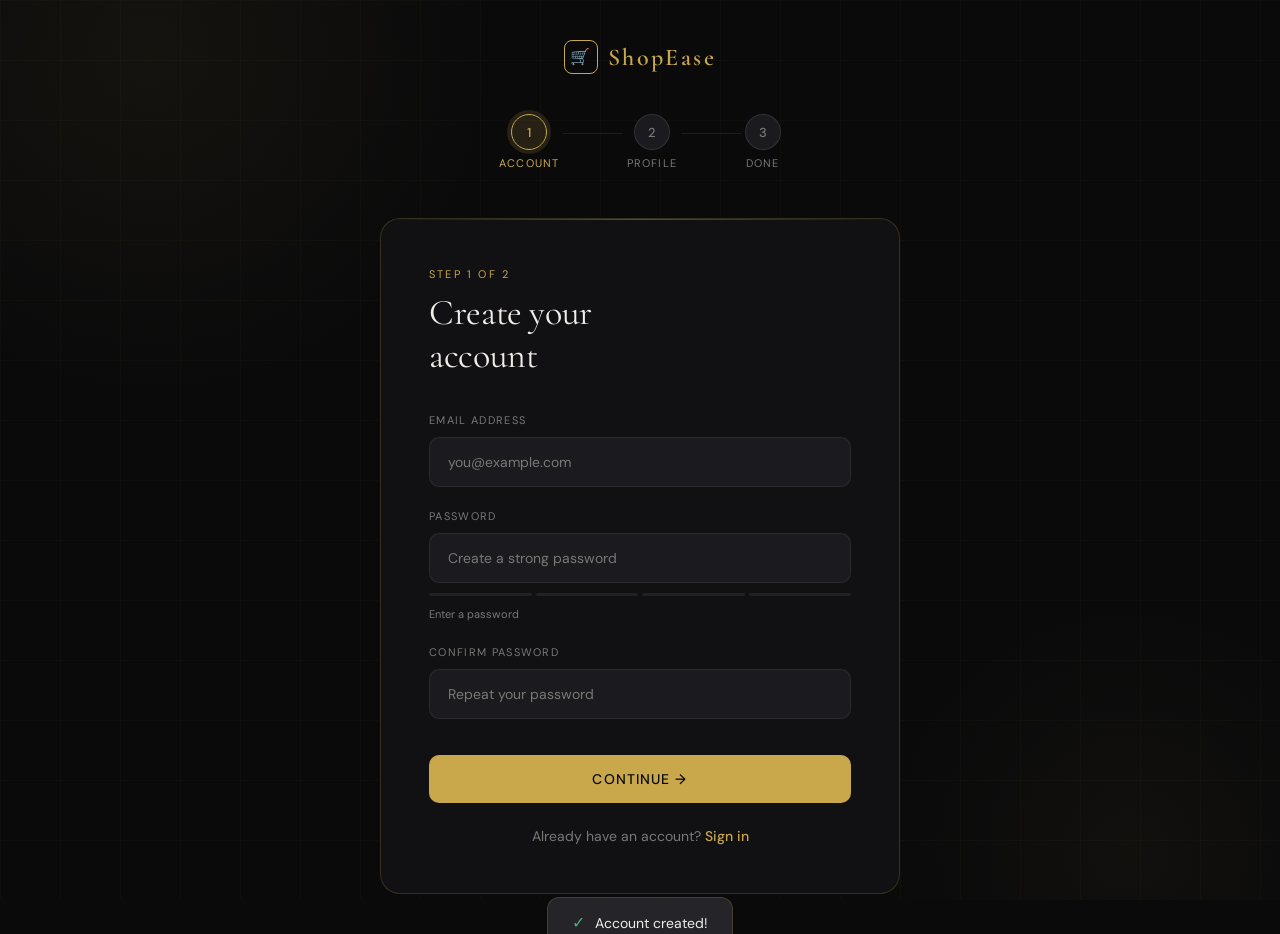
<file: register.html>
<!DOCTYPE html>
<html lang="en">
<head>
<meta charset="UTF-8">
<meta name="viewport" content="width=device-width, initial-scale=1.0">
<title>ShopEase — Create Account</title>
<link href="https://fonts.googleapis.com/css2?family=Cormorant+Garamond:wght@300;400;600&family=DM+Sans:wght@300;400;500&display=swap" rel="stylesheet">
<style>
  *, *::before, *::after { box-sizing: border-box; margin: 0; padding: 0; }

  :root {
    --gold: #C9A84C;
    --gold-light: #E8C96A;
    --gold-dim: rgba(201,168,76,0.15);
    --dark: #0A0A0B;
    --dark-2: #111114;
    --dark-3: #1A1A1F;
    --dark-4: #242429;
    --text: #F0EDE8;
    --text-muted: #7A7875;
    --border: rgba(201,168,76,0.2);
    --success: #4CAF7D;
    --error: #E05555;
  }

  html, body { height: 100%; background: var(--dark); color: var(--text); font-family: 'DM Sans', sans-serif; }

  .bg {
    position: fixed; inset: 0; z-index: 0;
    overflow: hidden; background: var(--dark);
  }
  .bg::before {
    content: '';
    position: absolute;
    width: 700px; height: 700px;
    border-radius: 50%;
    background: radial-gradient(circle, rgba(201,168,76,0.06) 0%, transparent 70%);
    top: -300px; left: -200px;
    animation: drift1 14s ease-in-out infinite alternate;
  }
  .bg::after {
    content: '';
    position: absolute;
    width: 500px; height: 500px;
    border-radius: 50%;
    background: radial-gradient(circle, rgba(201,168,76,0.04) 0%, transparent 70%);
    bottom: -200px; right: -100px;
    animation: drift2 11s ease-in-out infinite alternate;
  }
  @keyframes drift1 { to { transform: translate(50px, 60px) scale(1.1); } }
  @keyframes drift2 { to { transform: translate(-40px, -50px) scale(1.1); } }

  .grid-lines {
    position: fixed; inset: 0; z-index: 0;
    background-image:
      linear-gradient(rgba(201,168,76,0.03) 1px, transparent 1px),
      linear-gradient(90deg, rgba(201,168,76,0.03) 1px, transparent 1px);
    background-size: 60px 60px;
  }

  .page {
    position: relative; z-index: 1;
    min-height: 100vh;
    display: flex;
    align-items: center;
    justify-content: center;
    padding: 40px 20px;
  }

  .form-card {
    width: 100%;
    max-width: 520px;
    opacity: 0;
    transform: translateY(30px);
    animation: riseIn 0.8s cubic-bezier(0.22,1,0.36,1) 0.15s forwards;
  }
  @keyframes riseIn { to { opacity: 1; transform: translateY(0); } }

  /* Brand */
  .brand {
    font-family: 'Cormorant Garamond', serif;
    font-size: 24px; font-weight: 600;
    letter-spacing: 0.1em; color: var(--gold);
    text-decoration: none;
    display: flex; align-items: center; gap: 10px;
    margin-bottom: 40px;
    justify-content: center;
  }
  .brand-icon {
    width: 34px; height: 34px;
    border: 1.5px solid var(--gold);
    border-radius: 8px;
    display: flex; align-items: center; justify-content: center;
    font-size: 16px;
  }

  /* Steps indicator */
  .steps {
    display: flex;
    align-items: center;
    justify-content: center;
    gap: 0;
    margin-bottom: 48px;
  }
  .step-item {
    display: flex; align-items: center;
  }
  .step-dot {
    width: 36px; height: 36px;
    border-radius: 50%;
    border: 1.5px solid rgba(255,255,255,0.1);
    background: var(--dark-3);
    display: flex; align-items: center; justify-content: center;
    font-size: 13px;
    font-weight: 500;
    color: var(--text-muted);
    transition: all 0.4s cubic-bezier(0.22,1,0.36,1);
    position: relative;
    z-index: 1;
  }
  .step-dot.active {
    border-color: var(--gold);
    background: var(--gold-dim);
    color: var(--gold);
    box-shadow: 0 0 0 4px var(--gold-dim);
  }
  .step-dot.done {
    border-color: var(--success);
    background: rgba(76,175,125,0.15);
    color: var(--success);
  }
  .step-label {
    font-size: 11px;
    letter-spacing: 0.1em;
    text-transform: uppercase;
    color: var(--text-muted);
    margin-top: 6px;
    text-align: center;
    transition: color 0.3s;
  }
  .step-label.active { color: var(--gold); }

  .step-line {
    width: 60px; height: 1px;
    background: rgba(255,255,255,0.08);
    margin: 0 4px;
    position: relative;
    overflow: hidden;
    flex-shrink: 0;
    margin-bottom: 18px;
  }
  .step-line::after {
    content: '';
    position: absolute; top: 0; left: -100%;
    width: 100%; height: 100%;
    background: var(--gold);
    transition: left 0.5s cubic-bezier(0.22,1,0.36,1);
  }
  .step-line.filled::after { left: 0; }

  .step-group {
    display: flex; flex-direction: column; align-items: center;
  }

  /* Form panel */
  .form-panel {
    background: var(--dark-2);
    border: 1px solid var(--border);
    border-radius: 20px;
    padding: 48px;
    position: relative;
    overflow: hidden;
  }
  .form-panel::before {
    content: '';
    position: absolute;
    top: 0; left: 0; right: 0;
    height: 1px;
    background: linear-gradient(90deg, transparent, var(--gold), transparent);
    opacity: 0.4;
  }

  .panel-header {
    margin-bottom: 36px;
  }
  .eyebrow {
    font-size: 11px; letter-spacing: 0.2em;
    text-transform: uppercase; color: var(--gold);
    display: block; margin-bottom: 10px;
  }
  .panel-header h2 {
    font-family: 'Cormorant Garamond', serif;
    font-size: 36px; font-weight: 400;
    letter-spacing: -0.01em;
  }

  /* Step contents */
  .step-content {
    display: none;
    animation: stepFadeIn 0.5s cubic-bezier(0.22,1,0.36,1) forwards;
  }
  .step-content.active { display: block; }
  @keyframes stepFadeIn { from { opacity: 0; transform: translateX(20px); } to { opacity: 1; transform: translateX(0); } }

  .input-row {
    display: grid;
    grid-template-columns: 1fr 1fr;
    gap: 16px;
  }

  .input-group {
    position: relative;
    margin-bottom: 22px;
  }
  .input-group label {
    display: block;
    font-size: 11px; letter-spacing: 0.12em;
    text-transform: uppercase; color: var(--text-muted);
    margin-bottom: 10px;
    transition: color 0.3s;
  }
  .input-group:focus-within label { color: var(--gold); }

  .input-wrap { position: relative; }
  .input-wrap input, .input-wrap select {
    width: 100%;
    background: var(--dark-3);
    border: 1px solid rgba(255,255,255,0.07);
    border-radius: 10px;
    padding: 15px 18px;
    font-family: 'DM Sans', sans-serif;
    font-size: 14px;
    color: var(--text);
    outline: none;
    transition: border-color 0.3s, box-shadow 0.3s, background 0.3s;
    -webkit-appearance: none;
  }
  .input-wrap input:focus, .input-wrap select:focus {
    border-color: var(--gold);
    background: var(--dark-4);
    box-shadow: 0 0 0 3px var(--gold-dim);
  }
  .input-wrap input::placeholder { color: var(--text-muted); }

  .input-line {
    position: absolute; bottom: 0; left: 0;
    height: 2px; width: 0;
    background: linear-gradient(90deg, var(--gold), var(--gold-light));
    border-radius: 0 0 10px 10px;
    transition: width 0.4s cubic-bezier(0.22,1,0.36,1);
    pointer-events: none;
  }
  .input-wrap:focus-within .input-line { width: 100%; }

  /* Password strength */
  .pwd-strength {
    margin-top: 10px;
  }
  .strength-bars {
    display: flex; gap: 4px; margin-bottom: 6px;
  }
  .strength-bar {
    flex: 1; height: 3px; border-radius: 2px;
    background: rgba(255,255,255,0.07);
    transition: background 0.4s;
  }
  .strength-bar.weak { background: var(--error); }
  .strength-bar.medium { background: var(--gold); }
  .strength-bar.strong { background: var(--success); }
  .strength-label {
    font-size: 11px; color: var(--text-muted);
    transition: color 0.3s;
  }

  /* Error */
  .error-msg {
    font-size: 12px; color: var(--error);
    margin-top: 6px; display: none;
  }

  /* Avatar picker */
  .avatar-grid {
    display: grid;
    grid-template-columns: repeat(5, 1fr);
    gap: 12px;
    margin-bottom: 24px;
  }
  .avatar-opt {
    aspect-ratio: 1;
    border-radius: 12px;
    background: var(--dark-3);
    border: 2px solid transparent;
    display: flex; align-items: center; justify-content: center;
    font-size: 28px;
    cursor: pointer;
    transition: all 0.25s;
  }
  .avatar-opt:hover { border-color: rgba(201,168,76,0.4); transform: scale(1.05); }
  .avatar-opt.selected { border-color: var(--gold); background: var(--gold-dim); transform: scale(1.05); }

  .gender-row {
    display: flex; gap: 12px;
  }
  .gender-btn {
    flex: 1; padding: 14px;
    background: var(--dark-3);
    border: 1.5px solid rgba(255,255,255,0.07);
    border-radius: 10px;
    color: var(--text-muted);
    font-family: 'DM Sans', sans-serif;
    font-size: 13px;
    cursor: pointer;
    transition: all 0.25s;
  }
  .gender-btn:hover, .gender-btn.selected {
    border-color: var(--gold);
    color: var(--gold);
    background: var(--gold-dim);
  }

  /* Navigation buttons */
  .btn-row {
    display: flex; gap: 12px; margin-top: 36px;
  }
  .btn-back {
    flex: 0 0 auto;
    padding: 15px 24px;
    background: transparent;
    border: 1.5px solid rgba(255,255,255,0.1);
    border-radius: 10px;
    color: var(--text-muted);
    font-family: 'DM Sans', sans-serif;
    font-size: 14px; cursor: pointer;
    transition: all 0.2s;
  }
  .btn-back:hover { border-color: var(--text-muted); color: var(--text); }

  .btn-next {
    flex: 1;
    padding: 15px;
    background: var(--gold);
    border: none;
    border-radius: 10px;
    font-family: 'DM Sans', sans-serif;
    font-size: 14px; font-weight: 500;
    letter-spacing: 0.08em; text-transform: uppercase;
    color: var(--dark); cursor: pointer;
    position: relative; overflow: hidden;
    transition: transform 0.2s, box-shadow 0.3s;
  }
  .btn-next::before {
    content: '';
    position: absolute; top: 0; left: -100%;
    width: 100%; height: 100%;
    background: linear-gradient(90deg, transparent, rgba(255,255,255,0.25), transparent);
    transition: left 0.5s;
  }
  .btn-next:hover { transform: translateY(-1px); box-shadow: 0 8px 30px rgba(201,168,76,0.35); }
  .btn-next:hover::before { left: 100%; }
  .btn-next:active { transform: translateY(0); }

  .btn-spinner {
    display: none; width: 18px; height: 18px;
    border: 2px solid rgba(10,10,11,0.3);
    border-top-color: var(--dark);
    border-radius: 50%;
    animation: spin 0.7s linear infinite;
    margin: 0 auto;
  }
  @keyframes spin { to { transform: rotate(360deg); } }

  .form-footer {
    text-align: center; font-size: 14px;
    color: var(--text-muted); margin-top: 24px;
  }
  .form-footer a {
    color: var(--gold); text-decoration: none;
    font-weight: 500; transition: opacity 0.2s;
  }
  .form-footer a:hover { opacity: 0.8; }

  /* Toast */
  .toast {
    position: fixed;
    bottom: 32px; left: 50%;
    transform: translateX(-50%) translateY(80px);
    background: var(--dark-4);
    border: 1px solid var(--border);
    border-radius: 12px;
    padding: 14px 24px;
    font-size: 14px; color: var(--text);
    display: flex; align-items: center; gap: 10px;
    z-index: 999;
    transition: transform 0.4s cubic-bezier(0.22,1,0.36,1);
    white-space: nowrap;
  }
  .toast.show { transform: translateX(-50%) translateY(0); }
  .toast-icon { color: var(--success); font-size: 16px; }

  @media (max-width: 600px) {
    .form-panel { padding: 28px 22px; }
    .input-row { grid-template-columns: 1fr; }
    .avatar-grid { grid-template-columns: repeat(5, 1fr); }
    .step-line { width: 36px; }
  }
</style>
</head>
<body>

<div class="bg"></div>
<div class="grid-lines"></div>

<div class="page">
  <div class="form-card">

    <a href="login.html" class="brand">
      <div class="brand-icon">🛒</div>
      ShopEase
    </a>

    <!-- Steps indicator -->
    <div class="steps">
      <div class="step-group">
        <div class="step-dot active" id="dot1">1</div>
        <div class="step-label active" id="lbl1">Account</div>
      </div>
      <div class="step-line" id="line1"></div>
      <div class="step-group">
        <div class="step-dot" id="dot2">2</div>
        <div class="step-label" id="lbl2">Profile</div>
      </div>
      <div class="step-line" id="line2"></div>
      <div class="step-group">
        <div class="step-dot" id="dot3">3</div>
        <div class="step-label" id="lbl3">Done</div>
      </div>
    </div>

    <div class="form-panel">
      <div class="form-panel-inner">

        <!-- Step 1: Account -->
        <div class="step-content active" id="step1">
          <div class="panel-header">
            <span class="eyebrow">Step 1 of 2</span>
            <h2>Create your<br>account</h2>
          </div>

          <div class="input-group">
            <label>Email address</label>
            <div class="input-wrap">
              <input type="email" id="reg-email" placeholder="you@example.com">
              <div class="input-line"></div>
            </div>
            <div class="error-msg" id="err-email">Please enter a valid email</div>
          </div>

          <div class="input-group">
            <label>Password</label>
            <div class="input-wrap">
              <input type="password" id="reg-pwd" placeholder="Create a strong password" oninput="checkStrength(this.value)">
              <div class="input-line"></div>
            </div>
            <div class="pwd-strength">
              <div class="strength-bars">
                <div class="strength-bar" id="bar1"></div>
                <div class="strength-bar" id="bar2"></div>
                <div class="strength-bar" id="bar3"></div>
                <div class="strength-bar" id="bar4"></div>
              </div>
              <span class="strength-label" id="strength-label">Enter a password</span>
            </div>
            <div class="error-msg" id="err-pwd">Password must be at least 6 characters</div>
          </div>

          <div class="input-group">
            <label>Confirm password</label>
            <div class="input-wrap">
              <input type="password" id="reg-confirm" placeholder="Repeat your password">
              <div class="input-line"></div>
            </div>
            <div class="error-msg" id="err-confirm">Passwords do not match</div>
          </div>

          <div class="btn-row">
            <button class="btn-next" onclick="goStep2()">
              <span>Continue →</span>
            </button>
          </div>

          <div class="form-footer">
            Already have an account? <a href="login.html">Sign in</a>
          </div>
        </div>

        <!-- Step 2: Profile -->
        <div class="step-content" id="step2">
          <div class="panel-header">
            <span class="eyebrow">Step 2 of 2</span>
            <h2>Your profile</h2>
          </div>

          <div class="input-row">
            <div class="input-group">
              <label>First name</label>
              <div class="input-wrap">
                <input type="text" id="reg-fname" placeholder="John">
                <div class="input-line"></div>
              </div>
              <div class="error-msg" id="err-fname">Required</div>
            </div>
            <div class="input-group">
              <label>Last name</label>
              <div class="input-wrap">
                <input type="text" id="reg-lname" placeholder="Doe">
                <div class="input-line"></div>
              </div>
            </div>
          </div>

          <div class="input-group">
            <label>Phone number</label>
            <div class="input-wrap">
              <input type="tel" id="reg-phone" placeholder="+91 98765 43210">
              <div class="input-line"></div>
            </div>
          </div>

          <div class="input-group">
            <label>Choose an avatar</label>
            <div class="avatar-grid" id="avatarGrid">
              <div class="avatar-opt selected" data-val="🧑" onclick="selectAvatar(this)">🧑</div>
              <div class="avatar-opt" data-val="👩" onclick="selectAvatar(this)">👩</div>
              <div class="avatar-opt" data-val="🧔" onclick="selectAvatar(this)">🧔</div>
              <div class="avatar-opt" data-val="👨‍💼" onclick="selectAvatar(this)">👨‍💼</div>
              <div class="avatar-opt" data-val="👩‍💼" onclick="selectAvatar(this)">👩‍💼</div>
            </div>
          </div>

          <div class="btn-row">
            <button class="btn-back" onclick="goStep1()">← Back</button>
            <button class="btn-next" id="submitBtn" onclick="handleRegister()">
              <span id="subText">Create Account</span>
              <div class="btn-spinner" id="subSpinner"></div>
            </button>
          </div>
        </div>

      </div>
    </div>
  </div>
</div>

<div class="toast" id="toast">
  <span class="toast-icon">✓</span>
  <span id="toastMsg">Account created!</span>
</div>

<script>
let selectedAvatar = '🧑';

function selectAvatar(el) {
  document.querySelectorAll('.avatar-opt').forEach(e => e.classList.remove('selected'));
  el.classList.add('selected');
  selectedAvatar = el.dataset.val;
}

function checkStrength(val) {
  const bars = [document.getElementById('bar1'), document.getElementById('bar2'), document.getElementById('bar3'), document.getElementById('bar4')];
  const label = document.getElementById('strength-label');
  bars.forEach(b => { b.className = 'strength-bar'; });
  if (!val) { label.textContent = 'Enter a password'; return; }
  let score = 0;
  if (val.length >= 6) score++;
  if (val.length >= 10) score++;
  if (/[A-Z]/.test(val) && /[0-9]/.test(val)) score++;
  if (/[^A-Za-z0-9]/.test(val)) score++;
  const levels = ['weak', 'weak', 'medium', 'medium', 'strong'];
  const names = ['', 'Weak', 'Fair', 'Good', 'Strong'];
  const cls = levels[score];
  for (let i = 0; i < score; i++) bars[i].classList.add(cls);
  label.textContent = names[score] || 'Weak';
  label.style.color = cls === 'weak' ? 'var(--error)' : cls === 'medium' ? 'var(--gold)' : 'var(--success)';
}

function goStep2() {
  const email = document.getElementById('reg-email').value.trim();
  const pwd = document.getElementById('reg-pwd').value;
  const confirm = document.getElementById('reg-confirm').value;
  let valid = true;

  document.getElementById('err-email').style.display = 'none';
  document.getElementById('err-pwd').style.display = 'none';
  document.getElementById('err-confirm').style.display = 'none';

  if (!email || !/\S+@\S+\.\S+/.test(email)) { document.getElementById('err-email').style.display = 'block'; valid = false; }
  if (pwd.length < 6) { document.getElementById('err-pwd').style.display = 'block'; valid = false; }
  if (pwd !== confirm) { document.getElementById('err-confirm').style.display = 'block'; valid = false; }

  const users = JSON.parse(localStorage.getItem('shopease_users') || '[]');
  if (users.find(u => u.email === email)) {
    document.getElementById('err-email').textContent = 'Email already registered';
    document.getElementById('err-email').style.display = 'block'; valid = false;
  }

  if (!valid) return;

  // Advance steps
  document.getElementById('dot1').classList.replace('active', 'done'); document.getElementById('dot1').textContent = '✓';
  document.getElementById('dot2').classList.add('active');
  document.getElementById('lbl1').classList.remove('active');
  document.getElementById('lbl2').classList.add('active');
  document.getElementById('line1').classList.add('filled');
  document.getElementById('step1').classList.remove('active');
  document.getElementById('step2').classList.add('active');
}

function goStep1() {
  document.getElementById('dot1').className = 'step-dot active'; document.getElementById('dot1').textContent = '1';
  document.getElementById('dot2').className = 'step-dot';
  document.getElementById('lbl1').classList.add('active');
  document.getElementById('lbl2').classList.remove('active');
  document.getElementById('line1').classList.remove('filled');
  document.getElementById('step2').classList.remove('active');
  document.getElementById('step1').classList.add('active');
}

function handleRegister() {
  const fname = document.getElementById('reg-fname').value.trim();
  document.getElementById('err-fname').style.display = fname ? 'none' : 'block';
  if (!fname) return;

  const subText = document.getElementById('subText');
  const spinner = document.getElementById('subSpinner');
  subText.style.display = 'none'; spinner.style.display = 'block';

  setTimeout(() => {
    const email = document.getElementById('reg-email').value.trim();
    const pwd = document.getElementById('reg-pwd').value;
    const lname = document.getElementById('reg-lname').value.trim();
    const phone = document.getElementById('reg-phone').value.trim();
    const name = (fname + ' ' + lname).trim();

    const users = JSON.parse(localStorage.getItem('shopease_users') || '[]');
    const user = { name, email, password: pwd, phone, avatar: selectedAvatar, joined: new Date().toLocaleDateString('en-IN', { month: 'long', year: 'numeric' }) };
    users.push(user);
    localStorage.setItem('shopease_users', JSON.stringify(users));
    localStorage.setItem('shopease_user', JSON.stringify(user));
    localStorage.setItem('shopease_loggedin', 'true');

    document.getElementById('dot2').classList.replace('active', 'done'); document.getElementById('dot2').textContent = '✓';
    document.getElementById('dot3').classList.add('active');
    document.getElementById('lbl2').classList.remove('active');
    document.getElementById('lbl3').classList.add('active');
    document.getElementById('line2').classList.add('filled');

    const t = document.getElementById('toast');
    document.getElementById('toastMsg').textContent = 'Welcome to ShopEase, ' + fname + '!';
    t.classList.add('show');
    setTimeout(() => { t.classList.remove('show'); window.location.href = 'profile.html'; }, 1400);
  }, 1400);
}
</script>
</body>
</html>
</file>
<file: style.css>
@import url('https://fonts.googleapis.com/css2?family=Syne:wght@400;600;700;800&family=DM+Sans:wght@300;400;500;600&display=swap');

/* ── Design tokens ─────────────────────────────── */
:root {
  --accent: #ff5722;
  --accent-hover: #e64a19;
  --accent-light: #fff3f0;
  --bg: #f8f7f4;
  --surface: #ffffff;
  --surface-2: #f2f0ec;
  --border: #e8e4de;
  --text: #1a1a1a;
  --text-2: #5a5a5a;
  --text-3: #9a9a9a;
  --shadow: 0 2px 12px rgba(0,0,0,.06);
  --shadow-lg: 0 8px 40px rgba(0,0,0,.10);
  --radius: 14px;
  --radius-sm: 8px;
  --nav-h: 68px;
  --font-head: 'Syne', sans-serif;
  --font-body: 'DM Sans', sans-serif;
  --transition: .22s cubic-bezier(.4,0,.2,1);
}

[data-theme="dark"] {
  --bg: #111110;
  --surface: #1c1c1a;
  --surface-2: #242422;
  --border: #2e2e2c;
  --text: #f0ede8;
  --text-2: #a8a49e;
  --text-3: #5a5854;
  --shadow: 0 2px 12px rgba(0,0,0,.3);
  --shadow-lg: 0 8px 40px rgba(0,0,0,.5);
  --accent-light: #2a1810;
}

/* ── Base ──────────────────────────────────────── */
*, *::before, *::after { box-sizing: border-box; margin: 0; padding: 0; }

body {
  font-family: var(--font-body);
  background: var(--bg);
  color: var(--text);
  transition: background var(--transition), color var(--transition);
  padding-top: var(--nav-h);
  min-height: 100vh;
}

a { text-decoration: none; color: inherit; }

/* ── Navbar ────────────────────────────────────── */
.navbar {
  position: fixed;
  top: 0; left: 0; right: 0;
  height: var(--nav-h);
  background: var(--surface);
  border-bottom: 1px solid var(--border);
  display: flex;
  align-items: center;
  padding: 0 2rem;
  gap: 1rem;
  z-index: 1000;
  transition: background var(--transition), border-color var(--transition);
  backdrop-filter: blur(12px);
}

.navbar-brand {
  font-family: var(--font-head);
  font-size: 1.4rem;
  font-weight: 800;
  color: var(--accent);
  letter-spacing: -0.02em;
  margin-right: auto;
  display: flex;
  align-items: center;
  gap: .4rem;
}

.nav-search {
  flex: 1;
  max-width: 440px;
  position: relative;
}

.nav-search input {
  width: 100%;
  padding: .55rem 1rem .55rem 2.8rem;
  border-radius: 50px;
  border: 1.5px solid var(--border);
  background: var(--surface-2);
  color: var(--text);
  font-family: var(--font-body);
  font-size: .92rem;
  transition: border-color var(--transition), background var(--transition);
  outline: none;
}

.nav-search input:focus { border-color: var(--accent); background: var(--surface); }

.nav-search .search-icon {
  position: absolute;
  left: .9rem;
  top: 50%; transform: translateY(-50%);
  color: var(--text-3);
  font-size: .9rem;
  pointer-events: none;
}

.nav-actions {
  display: flex;
  align-items: center;
  gap: .5rem;
}

.nav-btn {
  display: flex;
  align-items: center;
  justify-content: center;
  width: 40px; height: 40px;
  border-radius: 50%;
  border: none;
  background: transparent;
  color: var(--text-2);
  cursor: pointer;
  font-size: 1.1rem;
  position: relative;
  transition: background var(--transition), color var(--transition);
}

.nav-btn:hover { background: var(--surface-2); color: var(--text); }

.badge-count {
  position: absolute;
  top: 2px; right: 2px;
  background: var(--accent);
  color: #fff;
  font-size: .65rem;
  font-weight: 600;
  border-radius: 50%;
  width: 18px; height: 18px;
  display: flex; align-items: center; justify-content: center;
  pointer-events: none;
  opacity: 0;
  transform: scale(0);
  transition: opacity .2s, transform .2s;
}

.badge-count.show { opacity: 1; transform: scale(1); }

/* ── Category filter bar ──────────────────────── */
.filter-bar {
  display: flex;
  align-items: center;
  gap: .5rem;
  padding: 1rem 2rem;
  overflow-x: auto;
  border-bottom: 1px solid var(--border);
  background: var(--surface);
  scrollbar-width: none;
  position: sticky;
  top: var(--nav-h);
  z-index: 999;
}

.filter-bar::-webkit-scrollbar { display: none; }

.filter-chip {
  white-space: nowrap;
  padding: .38rem .95rem;
  border-radius: 50px;
  border: 1.5px solid var(--border);
  background: transparent;
  color: var(--text-2);
  font-family: var(--font-body);
  font-size: .85rem;
  font-weight: 500;
  cursor: pointer;
  transition: all var(--transition);
}

.filter-chip:hover { border-color: var(--accent); color: var(--accent); }
.filter-chip.active { background: var(--accent); border-color: var(--accent); color: #fff; }

.price-filter {
  margin-left: auto;
  display: flex;
  align-items: center;
  gap: .5rem;
  flex-shrink: 0;
}

.price-filter label { font-size: .82rem; color: var(--text-2); white-space: nowrap; }

.price-filter select {
  padding: .35rem .7rem;
  border-radius: 8px;
  border: 1.5px solid var(--border);
  background: var(--surface-2);
  color: var(--text);
  font-size: .85rem;
  cursor: pointer;
  outline: none;
}

/* ── Products grid ────────────────────────────── */
.products-grid {
  display: grid;
  grid-template-columns: repeat(auto-fill, minmax(220px, 1fr));
  gap: 1.25rem;
  padding: 1.5rem 2rem;
  max-width: 1400px;
  margin: 0 auto;
}

/* ── Product Card ─────────────────────────────── */
.product-card {
  background: var(--surface);
  border-radius: var(--radius);
  border: 1px solid var(--border);
  overflow: hidden;
  cursor: pointer;
  transition: transform var(--transition), box-shadow var(--transition), border-color var(--transition);
  position: relative;
  display: flex;
  flex-direction: column;
}

.product-card:hover {
  transform: translateY(-4px);
  box-shadow: var(--shadow-lg);
  border-color: var(--accent);
}

.product-card .img-wrap {
  aspect-ratio: 1;
  background: var(--surface-2);
  display: flex;
  align-items: center;
  justify-content: center;
  padding: 1.5rem;
  position: relative;
  overflow: hidden;
}

.product-card .img-wrap img {
  max-width: 100%;
  max-height: 160px;
  object-fit: contain;
  transition: transform .35s ease;
}

.product-card:hover .img-wrap img { transform: scale(1.08); }

.wishlist-btn {
  position: absolute;
  top: .75rem; right: .75rem;
  width: 34px; height: 34px;
  border-radius: 50%;
  border: none;
  background: var(--surface);
  color: var(--text-3);
  display: flex; align-items: center; justify-content: center;
  cursor: pointer;
  font-size: 1rem;
  transition: color var(--transition), background var(--transition), transform .15s;
  box-shadow: var(--shadow);
}

.wishlist-btn:hover { transform: scale(1.15); }
.wishlist-btn.active { color: var(--accent); }

.product-card .card-body {
  padding: 1rem;
  display: flex;
  flex-direction: column;
  gap: .35rem;
  flex: 1;
}

.product-card .category-tag {
  font-size: .72rem;
  font-weight: 600;
  text-transform: uppercase;
  letter-spacing: .06em;
  color: var(--accent);
}

.product-card .title {
  font-size: .92rem;
  font-weight: 500;
  color: var(--text);
  line-height: 1.4;
  display: -webkit-box;
  -webkit-line-clamp: 2;
  -webkit-box-orient: vertical;
  overflow: hidden;
}

.product-card .stars {
  display: flex;
  align-items: center;
  gap: .25rem;
  font-size: .8rem;
  color: #f59e0b;
}

.product-card .stars span { color: var(--text-3); font-size: .78rem; }

.product-card .card-footer {
  display: flex;
  align-items: center;
  justify-content: space-between;
  padding: .75rem 1rem;
  border-top: 1px solid var(--border);
  margin-top: auto;
}

.product-card .price {
  font-family: var(--font-head);
  font-size: 1.1rem;
  font-weight: 700;
  color: var(--text);
}

.add-cart-btn {
  padding: .38rem .85rem;
  border-radius: 50px;
  border: none;
  background: var(--accent);
  color: #fff;
  font-size: .82rem;
  font-weight: 600;
  cursor: pointer;
  display: flex;
  align-items: center;
  gap: .3rem;
  transition: background var(--transition), transform .12s;
}

.add-cart-btn:hover { background: var(--accent-hover); transform: scale(1.04); }
.add-cart-btn:active { transform: scale(.97); }

/* ── Toast ────────────────────────────────────── */
#toast-container {
  position: fixed;
  bottom: 1.5rem;
  right: 1.5rem;
  z-index: 9999;
  display: flex;
  flex-direction: column;
  gap: .5rem;
}

.toast {
  display: flex;
  align-items: center;
  gap: .75rem;
  background: var(--surface);
  border: 1px solid var(--border);
  border-left: 4px solid var(--accent);
  border-radius: var(--radius-sm);
  padding: .85rem 1.2rem;
  box-shadow: var(--shadow-lg);
  font-size: .9rem;
  color: var(--text);
  max-width: 320px;
  animation: toastIn .3s ease forwards;
}

.toast.success { border-left-color: #22c55e; }
.toast.error { border-left-color: #ef4444; }
.toast.info { border-left-color: #3b82f6; }

.toast .toast-icon { font-size: 1.1rem; flex-shrink: 0; }
.toast.removing { animation: toastOut .25s ease forwards; }

@keyframes toastIn { from { opacity:0; transform:translateX(60px); } to { opacity:1; transform:none; } }
@keyframes toastOut { to { opacity:0; transform:translateX(60px); } }

/* ── Hero section ─────────────────────────────── */
.hero {
  background: var(--surface);
  border-bottom: 1px solid var(--border);
  padding: 3.5rem 2rem;
  text-align: center;
}

.hero h1 {
  font-family: var(--font-head);
  font-size: clamp(2.2rem, 5vw, 3.8rem);
  font-weight: 800;
  letter-spacing: -.03em;
  line-height: 1.1;
  color: var(--text);
}

.hero h1 span { color: var(--accent); }

.hero p { color: var(--text-2); margin-top: .75rem; font-size: 1.05rem; }

/* ── Section headings ─────────────────────────── */
.section-head {
  font-family: var(--font-head);
  font-size: 1.5rem;
  font-weight: 700;
  letter-spacing: -.02em;
  color: var(--text);
  padding: 1.5rem 2rem .25rem;
}

/* ── Empty state ──────────────────────────────── */
.empty-state {
  text-align: center;
  padding: 5rem 2rem;
  color: var(--text-2);
}

.empty-state .icon { font-size: 3.5rem; margin-bottom: 1rem; opacity: .4; }
.empty-state h3 { font-family: var(--font-head); font-size: 1.4rem; font-weight: 700; color: var(--text); }
.empty-state p { margin-top: .4rem; }

/* ── Modals / sidepanels ──────────────────────── */
.overlay {
  position: fixed; inset: 0;
  background: rgba(0,0,0,.45);
  z-index: 2000;
  opacity: 0;
  pointer-events: none;
  transition: opacity .25s;
}

.overlay.open { opacity: 1; pointer-events: all; }

.side-panel {
  position: fixed;
  top: 0; right: 0;
  width: min(420px, 95vw);
  height: 100%;
  background: var(--surface);
  z-index: 2001;
  display: flex;
  flex-direction: column;
  transform: translateX(100%);
  transition: transform .3s cubic-bezier(.4,0,.2,1);
  border-left: 1px solid var(--border);
}

.side-panel.open { transform: none; }

.panel-header {
  padding: 1.25rem 1.5rem;
  border-bottom: 1px solid var(--border);
  display: flex;
  align-items: center;
  justify-content: space-between;
}

.panel-header h2 {
  font-family: var(--font-head);
  font-size: 1.2rem;
  font-weight: 700;
}

.panel-close {
  width: 34px; height: 34px;
  border-radius: 50%;
  border: none;
  background: var(--surface-2);
  color: var(--text-2);
  cursor: pointer;
  font-size: 1.1rem;
  display: flex; align-items: center; justify-content: center;
  transition: background var(--transition);
}

.panel-close:hover { background: var(--border); }

.panel-body { flex: 1; overflow-y: auto; padding: 1rem 1.5rem; }

.panel-footer {
  padding: 1rem 1.5rem;
  border-top: 1px solid var(--border);
}

/* ── Cart items ───────────────────────────────── */
.cart-item {
  display: flex;
  gap: 1rem;
  align-items: center;
  padding: 1rem 0;
  border-bottom: 1px solid var(--border);
  animation: fadeUp .25s ease;
}

@keyframes fadeUp { from { opacity:0; transform:translateY(8px); } to { opacity:1; transform:none; } }

.cart-item img {
  width: 70px; height: 70px;
  object-fit: contain;
  background: var(--surface-2);
  border-radius: var(--radius-sm);
  padding: .5rem;
  flex-shrink: 0;
}

.cart-item-info { flex: 1; min-width: 0; }
.cart-item-title { font-size: .88rem; font-weight: 500; color: var(--text); line-height: 1.4; }
.cart-item-price { font-family: var(--font-head); font-weight: 700; color: var(--accent); font-size: .95rem; margin-top: .2rem; }

.qty-control {
  display: flex;
  align-items: center;
  gap: .4rem;
  margin-top: .4rem;
}

.qty-btn {
  width: 26px; height: 26px;
  border-radius: 6px;
  border: 1.5px solid var(--border);
  background: var(--surface-2);
  color: var(--text);
  font-size: .9rem;
  display: flex; align-items: center; justify-content: center;
  cursor: pointer;
  transition: background var(--transition);
}

.qty-btn:hover { background: var(--border); }
.qty-num { font-size: .9rem; font-weight: 600; min-width: 20px; text-align: center; }

.remove-btn {
  background: none;
  border: none;
  color: var(--text-3);
  cursor: pointer;
  font-size: 1rem;
  padding: .25rem;
  transition: color var(--transition);
  flex-shrink: 0;
}

.remove-btn:hover { color: #ef4444; }

.cart-total {
  display: flex;
  justify-content: space-between;
  align-items: center;
  padding: 1rem 0;
  font-size: 1rem;
}

.cart-total .label { color: var(--text-2); font-weight: 500; }
.cart-total .amount { font-family: var(--font-head); font-size: 1.3rem; font-weight: 700; }

/* ── Buttons ──────────────────────────────────── */
.btn-primary {
  width: 100%;
  padding: .85rem;
  border-radius: 50px;
  border: none;
  background: var(--accent);
  color: #fff;
  font-family: var(--font-body);
  font-size: 1rem;
  font-weight: 600;
  cursor: pointer;
  transition: background var(--transition), transform .12s;
}

.btn-primary:hover { background: var(--accent-hover); }
.btn-primary:active { transform: scale(.98); }

.btn-outline {
  width: 100%;
  padding: .75rem;
  border-radius: 50px;
  border: 1.5px solid var(--border);
  background: transparent;
  color: var(--text);
  font-family: var(--font-body);
  font-size: .95rem;
  font-weight: 500;
  cursor: pointer;
  transition: border-color var(--transition), color var(--transition);
  margin-top: .5rem;
}

.btn-outline:hover { border-color: var(--accent); color: var(--accent); }

/* ── Product Detail Modal ─────────────────────── */
.modal-overlay {
  position: fixed; inset: 0;
  background: rgba(0,0,0,.55);
  z-index: 3000;
  display: flex;
  align-items: center;
  justify-content: center;
  padding: 1rem;
  opacity: 0;
  pointer-events: none;
  transition: opacity .25s;
}

.modal-overlay.open { opacity: 1; pointer-events: all; }

.modal-box {
  background: var(--surface);
  border-radius: var(--radius);
  width: min(700px, 100%);
  max-height: 90vh;
  overflow-y: auto;
  display: grid;
  grid-template-columns: 1fr 1fr;
  transform: scale(.95) translateY(20px);
  transition: transform .3s cubic-bezier(.4,0,.2,1);
}

.modal-overlay.open .modal-box { transform: none; }

.modal-img {
  background: var(--surface-2);
  display: flex;
  align-items: center;
  justify-content: center;
  padding: 2rem;
  border-radius: var(--radius) 0 0 var(--radius);
}

.modal-img img { max-width: 100%; max-height: 280px; object-fit: contain; }

.modal-info {
  padding: 2rem;
  display: flex;
  flex-direction: column;
  gap: .75rem;
  position: relative;
}

.modal-close {
  position: absolute;
  top: 1rem; right: 1rem;
  width: 32px; height: 32px;
  border-radius: 50%;
  border: none;
  background: var(--surface-2);
  color: var(--text-2);
  cursor: pointer;
  font-size: 1rem;
  display: flex; align-items: center; justify-content: center;
}

.modal-category {
  font-size: .75rem;
  font-weight: 700;
  text-transform: uppercase;
  letter-spacing: .08em;
  color: var(--accent);
}

.modal-title {
  font-family: var(--font-head);
  font-size: 1.25rem;
  font-weight: 700;
  line-height: 1.3;
  color: var(--text);
}

.modal-price {
  font-family: var(--font-head);
  font-size: 1.8rem;
  font-weight: 800;
  color: var(--text);
}

.modal-desc {
  font-size: .88rem;
  color: var(--text-2);
  line-height: 1.6;
}

.modal-stars { display: flex; align-items: center; gap: .4rem; color: #f59e0b; font-size: .9rem; }
.modal-stars span { color: var(--text-2); font-size: .82rem; }

.modal-actions { display: flex; flex-direction: column; gap: .5rem; margin-top: .5rem; }

/* ── Order history ────────────────────────────── */
.orders-page { max-width: 780px; margin: 0 auto; padding: 2rem; }

.order-card {
  background: var(--surface);
  border: 1px solid var(--border);
  border-radius: var(--radius);
  margin-bottom: 1rem;
  overflow: hidden;
}

.order-header {
  display: flex;
  align-items: center;
  justify-content: space-between;
  padding: 1rem 1.25rem;
  border-bottom: 1px solid var(--border);
  background: var(--surface-2);
}

.order-id { font-weight: 700; font-family: var(--font-head); font-size: .95rem; }
.order-date { font-size: .82rem; color: var(--text-2); }
.order-status {
  padding: .25rem .75rem;
  border-radius: 50px;
  font-size: .78rem;
  font-weight: 600;
  background: var(--accent-light);
  color: var(--accent);
}

.order-items { padding: .75rem 1.25rem; }

.order-item-row {
  display: flex;
  align-items: center;
  gap: .75rem;
  padding: .5rem 0;
  border-bottom: 1px solid var(--border);
  font-size: .88rem;
}

.order-item-row:last-child { border-bottom: none; }
.order-item-row img { width: 42px; height: 42px; object-fit: contain; background: var(--surface-2); border-radius: 6px; padding: .25rem; }
.order-item-name { flex: 1; color: var(--text); }
.order-item-price { font-weight: 600; color: var(--text); }

.order-footer {
  display: flex;
  justify-content: space-between;
  align-items: center;
  padding: .75rem 1.25rem;
  border-top: 1px solid var(--border);
  font-size: .9rem;
}

.order-total { font-family: var(--font-head); font-weight: 700; font-size: 1.1rem; }

/* ── Wishlist items ───────────────────────────── */
.wish-item {
  display: flex;
  gap: 1rem;
  align-items: center;
  padding: .85rem 0;
  border-bottom: 1px solid var(--border);
}

.wish-item img {
  width: 60px; height: 60px;
  object-fit: contain;
  background: var(--surface-2);
  border-radius: var(--radius-sm);
  padding: .4rem;
  flex-shrink: 0;
}

.wish-item-info { flex: 1; min-width: 0; }
.wish-item-title { font-size: .88rem; font-weight: 500; line-height: 1.3; }
.wish-item-price { font-family: var(--font-head); font-weight: 700; color: var(--accent); margin-top: .15rem; }

/* ── Dark mode toggle ─────────────────────────── */
.theme-toggle {
  width: 40px; height: 40px;
  border-radius: 50%;
  border: none;
  background: transparent;
  cursor: pointer;
  font-size: 1.1rem;
  color: var(--text-2);
  display: flex; align-items: center; justify-content: center;
  transition: background var(--transition), color var(--transition);
}

.theme-toggle:hover { background: var(--surface-2); color: var(--text); }

/* ── Loader / skeleton ────────────────────────── */
.skeleton {
  background: linear-gradient(90deg, var(--surface-2) 25%, var(--border) 50%, var(--surface-2) 75%);
  background-size: 200% 100%;
  animation: shimmer 1.4s infinite;
  border-radius: var(--radius-sm);
}

@keyframes shimmer { to { background-position: -200% 0; } }

.skel-card {
  background: var(--surface);
  border: 1px solid var(--border);
  border-radius: var(--radius);
  overflow: hidden;
}

/* ── Checkout ─────────────────────────────────── */
.checkout-page { max-width: 820px; margin: 0 auto; padding: 2rem; display: grid; grid-template-columns: 1fr 360px; gap: 2rem; }
.form-section { background: var(--surface); border: 1px solid var(--border); border-radius: var(--radius); padding: 1.5rem; margin-bottom: 1rem; }
.form-section h3 { font-family: var(--font-head); font-size: 1.1rem; font-weight: 700; margin-bottom: 1rem; }
.form-group { margin-bottom: 1rem; }
.form-group label { display: block; font-size: .85rem; font-weight: 500; color: var(--text-2); margin-bottom: .35rem; }
.form-group input, .form-group select {
  width: 100%; padding: .65rem .9rem;
  border: 1.5px solid var(--border);
  border-radius: var(--radius-sm);
  background: var(--surface-2);
  color: var(--text);
  font-family: var(--font-body);
  font-size: .92rem;
  outline: none;
  transition: border-color var(--transition);
}
.form-group input:focus, .form-group select:focus { border-color: var(--accent); }
.form-row { display: grid; grid-template-columns: 1fr 1fr; gap: .75rem; }
.order-summary-box { background: var(--surface); border: 1px solid var(--border); border-radius: var(--radius); padding: 1.5rem; position: sticky; top: calc(var(--nav-h) + 1rem); height: fit-content; }
.order-summary-box h3 { font-family: var(--font-head); font-weight: 700; margin-bottom: 1rem; }
.summary-row { display: flex; justify-content: space-between; font-size: .9rem; padding: .35rem 0; color: var(--text-2); }
.summary-row.total { font-weight: 700; font-size: 1.05rem; color: var(--text); border-top: 1px solid var(--border); margin-top: .5rem; padding-top: .75rem; }

/* ── Responsive ───────────────────────────────── */
@media (max-width: 768px) {
  .navbar { padding: 0 1rem; }
  .nav-search { max-width: 180px; }
  .products-grid { grid-template-columns: repeat(2, 1fr); padding: 1rem; gap: 1rem; }
  .filter-bar { padding: .75rem 1rem; }
  .modal-box { grid-template-columns: 1fr; }
  .modal-img { border-radius: var(--radius) var(--radius) 0 0; }
  .checkout-page { grid-template-columns: 1fr; }
  .order-summary-box { position: static; }
  .section-head { padding: 1rem 1rem .25rem; }
}

@media (max-width: 480px) {
  .nav-search { display: none; }
  .products-grid { grid-template-columns: repeat(2, 1fr); gap: .75rem; padding: .75rem; }
}
</file>
